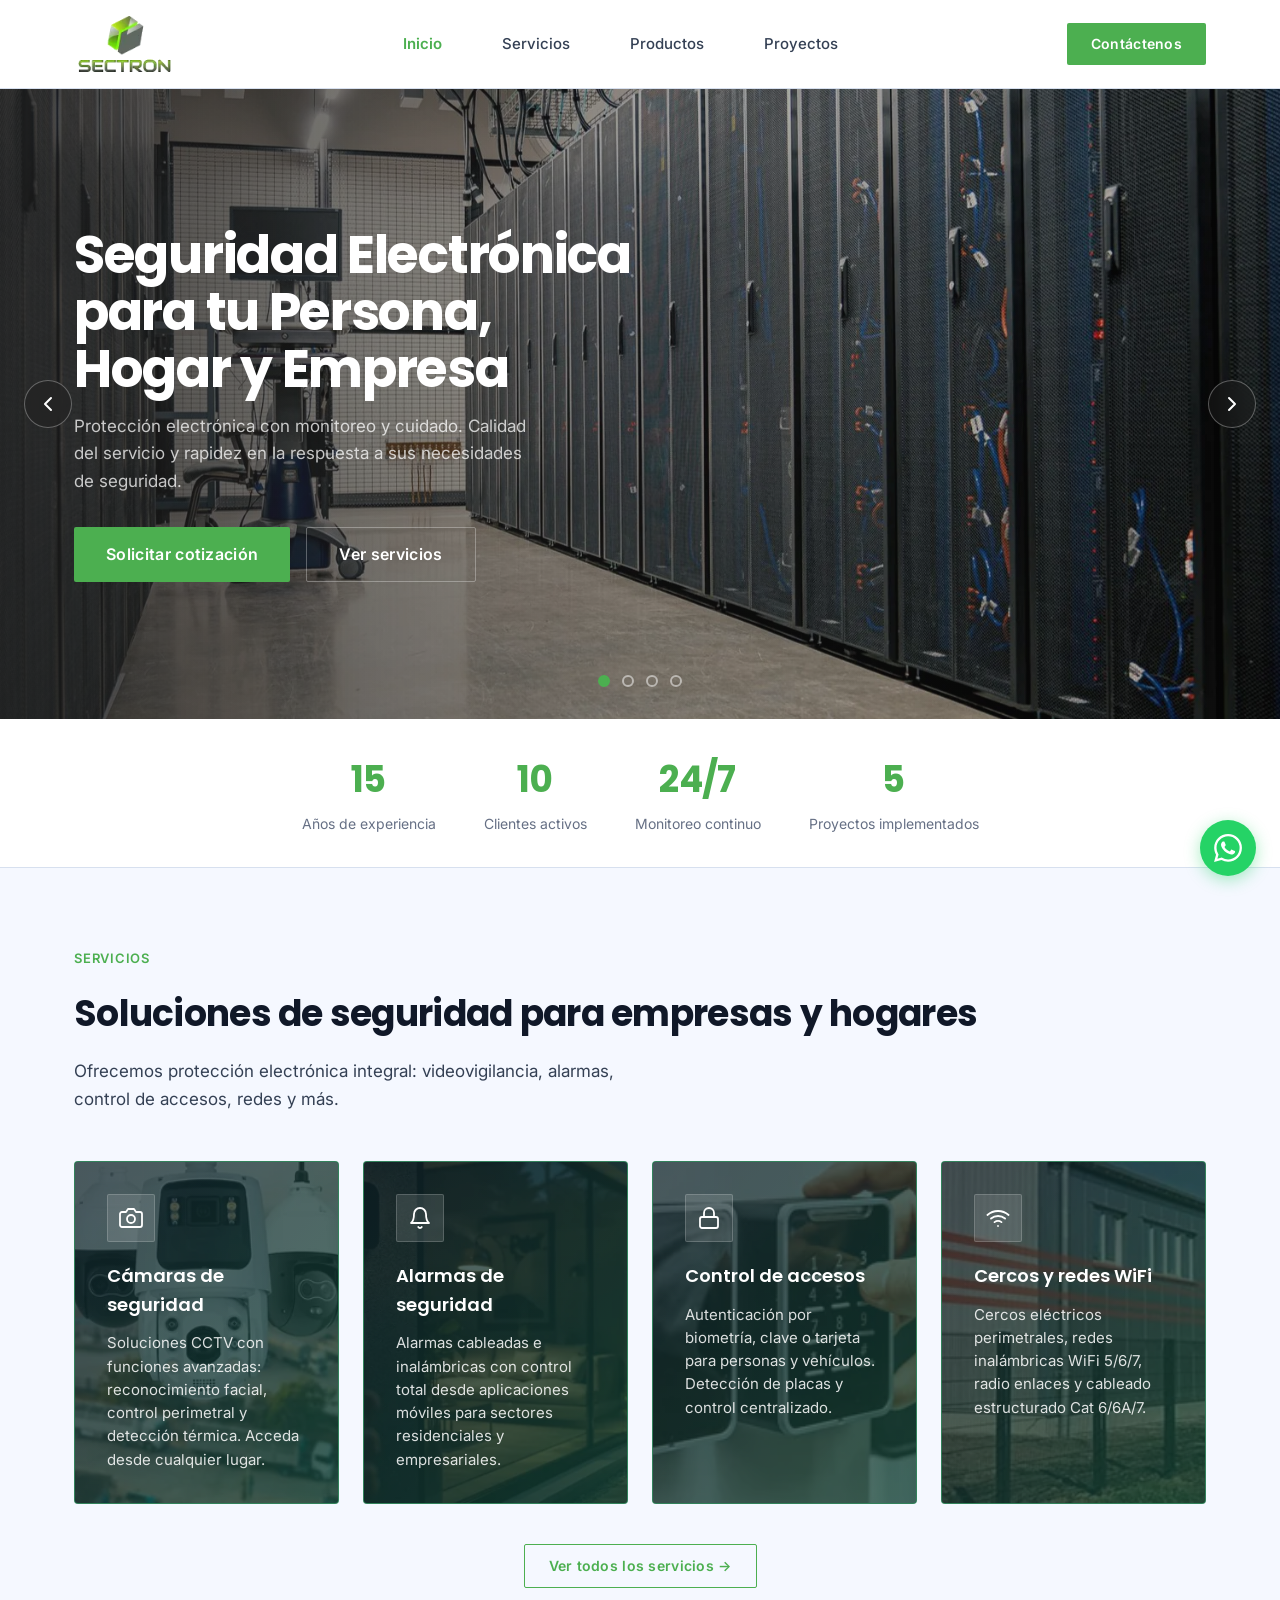
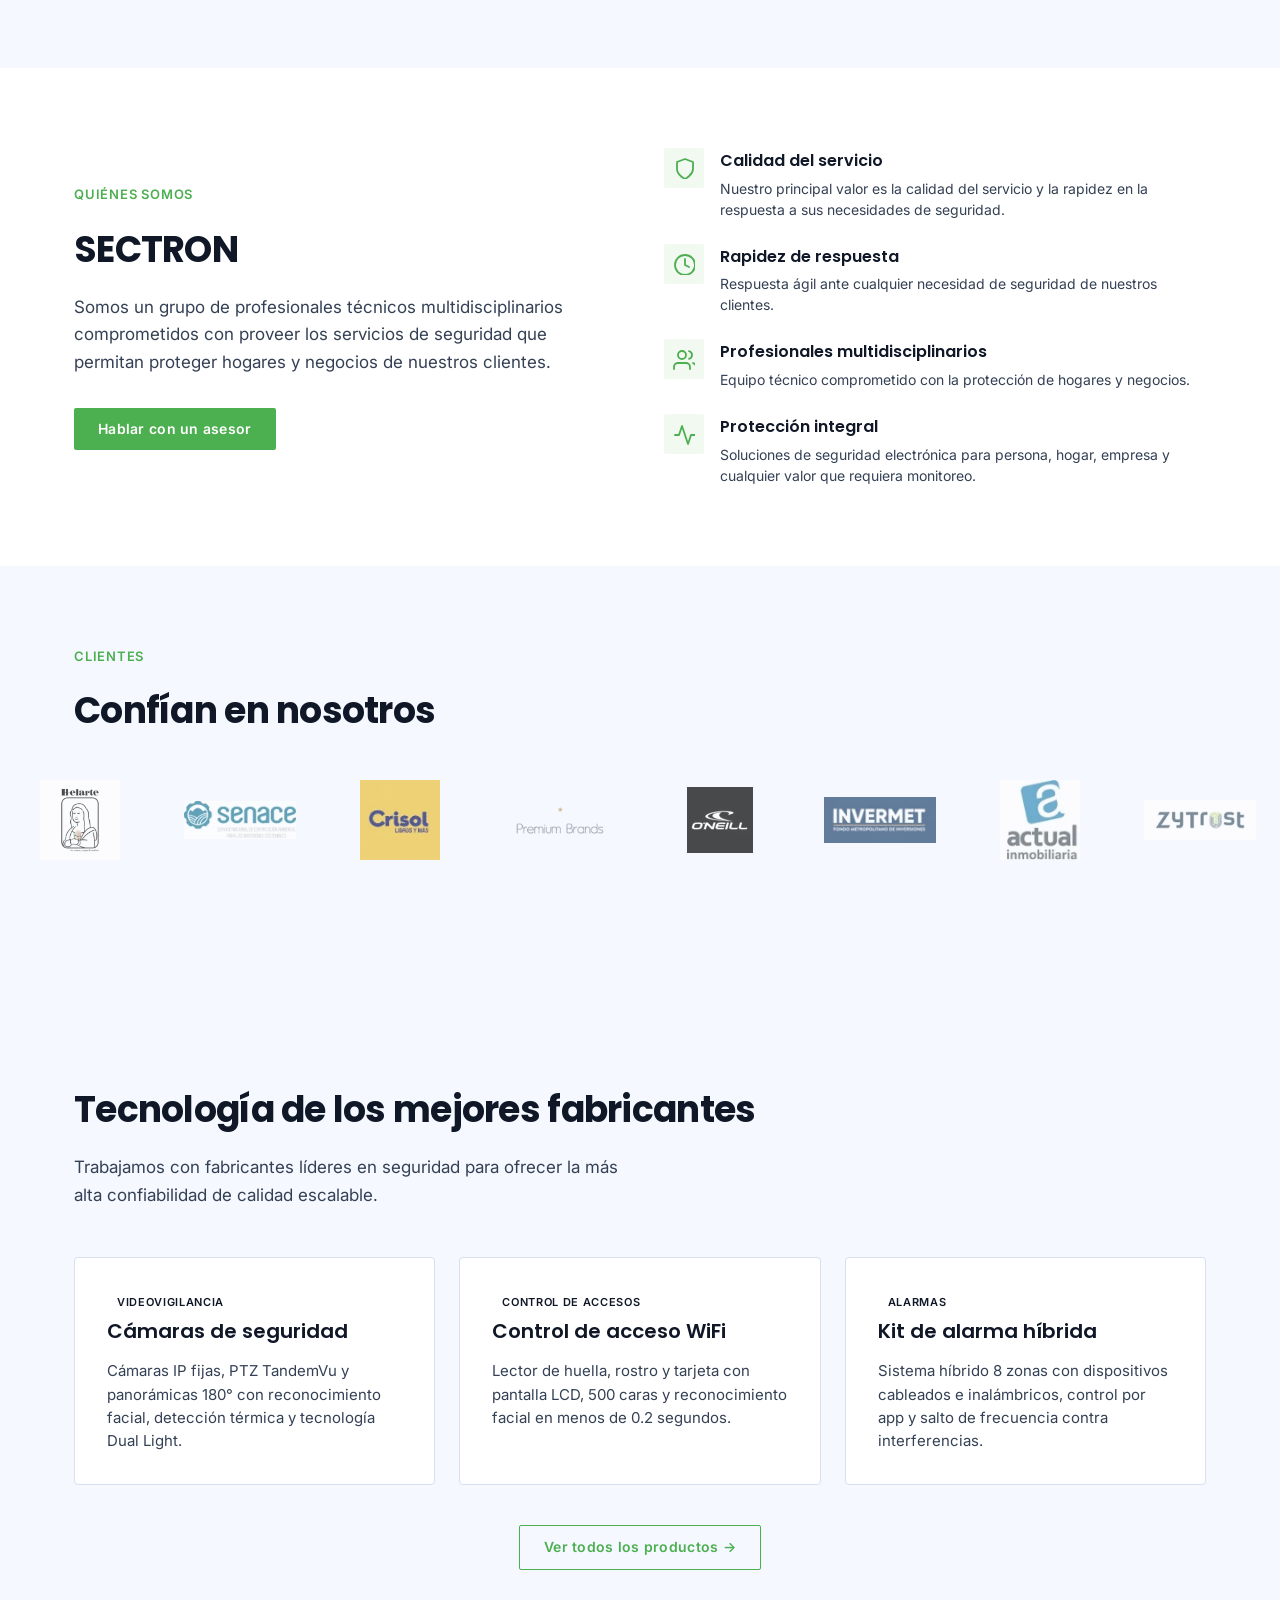
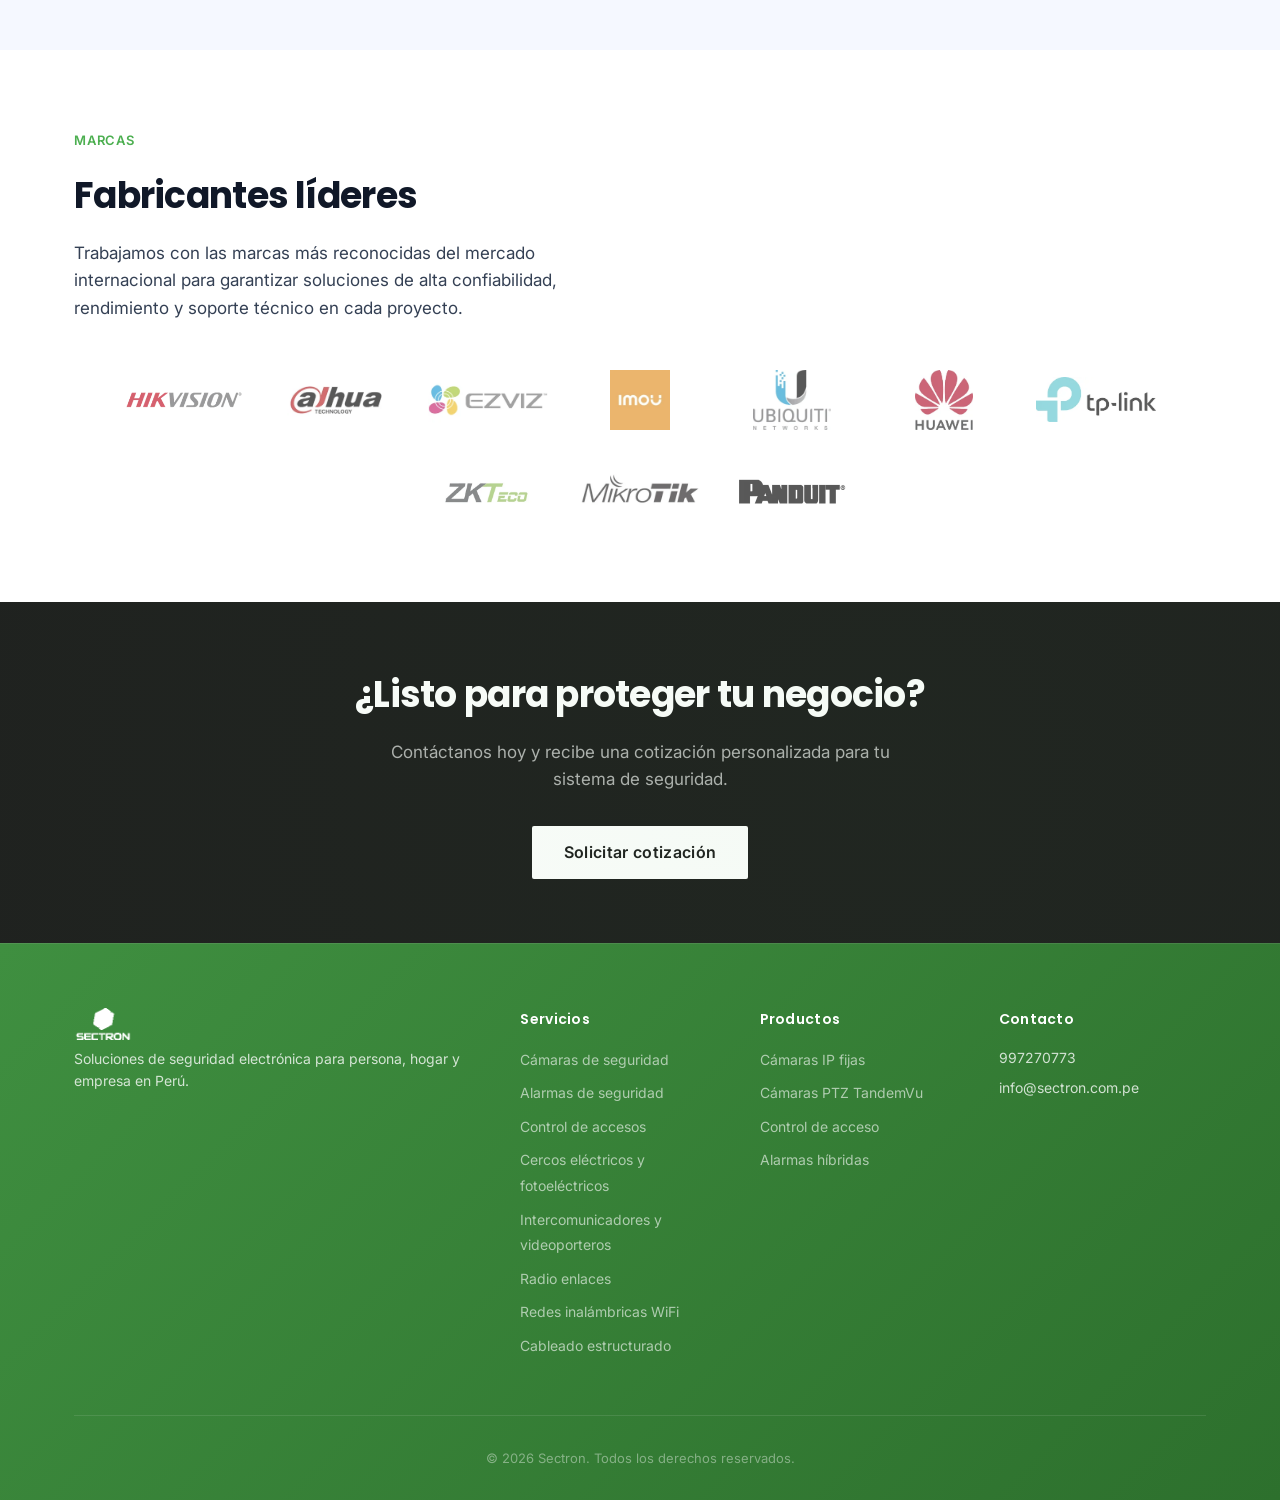
<file: index.html>
<!doctype html>
<html lang="es">
<head>
  <meta charset="utf-8">
  <meta name="viewport" content="width=device-width, initial-scale=1">
  <title>Sectron — Seguridad e IT para tu Empresa y Hogar</title>
  <link rel="icon" type="image/x-icon" href="favicon.ico">
  <link rel="preconnect" href="https://fonts.googleapis.com">
  <link rel="preconnect" href="https://fonts.gstatic.com" crossorigin>
  <link href="https://fonts.googleapis.com/css2?family=Inter:wght@400;500;600&family=Poppins:wght@600;700&display=swap" rel="stylesheet">
  <link rel="stylesheet" href="css/styles.css">
</head>
<body>
  <nav class="nav">
    <div class="container nav-inner">
      <a href="index.html" class="logo"><img src="images/mroc47to-sectron_logo.webp" alt="Sectron"></a>
      <ul class="nav-links">
        <li><a href="index.html" class="active">Inicio</a></li>
        <li><a href="servicios.html">Servicios</a></li>
        <li><a href="productos.html">Productos</a></li>
        <li><a href="proyectos.html">Proyectos</a></li>
      </ul>
      <a href="contacto.html" class="btn btn-primary nav-cta">Contáctenos</a>
      <button class="nav-toggle" aria-label="Menú">
        <span></span><span></span><span></span>
      </button>
    </div>
  </nav>

  <section class="hero-slider" aria-label="Presentación Sectron">
    <!-- Slide 1 -->
    <div class="hero-slide active" data-slide="0">
      <div class="hero-slide-bg" style="background-image:url('images/slide-server.webp');"></div>
      <div class="hero-slide-content">
        <h1>Seguridad Electrónica para tu Persona, Hogar y Empresa</h1>
        <p>Protección electrónica con monitoreo y cuidado. Calidad del servicio y rapidez en la respuesta a sus necesidades de seguridad.</p>
        <div class="btn-group">
          <a href="contacto.html" class="btn btn-primary btn-lg">Solicitar cotización</a>
          <a href="servicios.html" class="btn btn-outline btn-lg" style="border-color:rgba(255,255,255,0.3); color:#fff;">Ver servicios</a>
        </div>
      </div>
    </div>
    <!-- Slide 2 -->
    <div class="hero-slide" data-slide="1">
      <div class="hero-slide-bg bg-right" style="background-image:url('images/camarasdeseguridad.webp');"></div>
      <div class="hero-slide-content">
        <h1>Cámaras de Videovigilancia</h1>
        <p>Soluciones CCTV con tecnologías de punta: reconocimiento facial, control perimetral, detección térmica y acceso remoto 24/7.</p>
        <div class="btn-group">
          <a href="productos.html" class="btn btn-primary btn-lg">Ver productos</a>
          <a href="contacto.html" class="btn btn-outline btn-lg" style="border-color:rgba(255,255,255,0.3); color:#fff;">Cotizar ahora</a>
        </div>
      </div>
    </div>
    <!-- Slide 3 -->
    <div class="hero-slide" data-slide="2">
      <div class="hero-slide-bg" style="background-image:url('images/alarmasdeseguridad.webp');"></div>
      <div class="hero-slide-content">
        <h1>Alarmas y Control de Accesos</h1>
        <p>Alarmas cableadas e inalámbricas con control por app móvil. Control de accesos con biometría, tarjeta y detección de placas.</p>
        <div class="btn-group">
          <a href="servicios.html" class="btn btn-primary btn-lg">Explorar servicios</a>
        </div>
      </div>
    </div>
    <!-- Slide 4 -->
    <div class="hero-slide" data-slide="3">
      <div class="hero-slide-bg bg-right" style="background-image:url('images/wifi.webp');"></div>
      <div class="hero-slide-content">
        <h1>Redes y Cableado Estructurado</h1>
        <p>WiFi 5, 6 y 7, radio enlaces, cableado Cat 6/6A/7. Conectividad inalámbrica y cableada de alta velocidad.</p>
        <div class="btn-group">
          <a href="servicios.html" class="btn btn-primary btn-lg">Ver servicios</a>
          <a href="contacto.html" class="btn btn-outline btn-lg" style="border-color:rgba(255,255,255,0.3); color:#fff;">Hablar con un asesor</a>
        </div>
      </div>
    </div>

    <!-- Navigation -->
    <button class="hero-arrow hero-arrow-prev" aria-label="Slide anterior">
      <svg width="20" height="20" fill="none" stroke="currentColor" stroke-width="2" stroke-linecap="round" stroke-linejoin="round"><polyline points="13 16 7 10 13 4"/></svg>
    </button>
    <button class="hero-arrow hero-arrow-next" aria-label="Slide siguiente">
      <svg width="20" height="20" fill="none" stroke="currentColor" stroke-width="2" stroke-linecap="round" stroke-linejoin="round"><polyline points="7 4 13 10 7 16"/></svg>
    </button>
    <div class="hero-dots">
      <button class="hero-dot active" data-slide="0" aria-label="Slide 1"></button>
      <button class="hero-dot" data-slide="1" aria-label="Slide 2"></button>
      <button class="hero-dot" data-slide="2" aria-label="Slide 3"></button>
      <button class="hero-dot" data-slide="3" aria-label="Slide 4"></button>
    </div>
  </section>

  <script>
    (function() {
      var slides = document.querySelectorAll('.hero-slide');
      var dots = document.querySelectorAll('.hero-dot');
      var prevBtn = document.querySelector('.hero-arrow-prev');
      var nextBtn = document.querySelector('.hero-arrow-next');
      var current = 0;
      var total = slides.length;
      var interval;

      function goTo(idx) {
        slides[current].classList.remove('active');
        dots[current].classList.remove('active');
        current = (idx + total) % total;
        slides[current].classList.add('active');
        dots[current].classList.add('active');
      }

      function next() { goTo(current + 1); }
      function prev() { goTo(current - 1); }

      function startAuto() { interval = setInterval(next, 5000); }
      function stopAuto() { clearInterval(interval); }

      nextBtn.addEventListener('click', function() { stopAuto(); next(); startAuto(); });
      prevBtn.addEventListener('click', function() { stopAuto(); prev(); startAuto(); });
      dots.forEach(function(dot) {
        dot.addEventListener('click', function() {
          stopAuto();
          goTo(parseInt(this.dataset.slide));
          startAuto();
        });
      });

      startAuto();
    })();
  </script>

  <section class="trust-bar">
    <div class="container">
      <div class="trust-grid">
        <div class="trust-item" data-anim="scale-in" style="--i:0">
          <div class="trust-num">15</div>
          <div class="trust-label">Años de experiencia</div>
        </div>
        <div class="trust-item" data-anim="scale-in" style="--i:1">
          <div class="trust-num">10</div>
          <div class="trust-label">Clientes activos</div>
        </div>
        <div class="trust-item" data-anim="scale-in" style="--i:2">
          <div class="trust-num">24/7</div>
          <div class="trust-label">Monitoreo continuo</div>
        </div>
        <div class="trust-item" data-anim="scale-in" style="--i:3">
          <div class="trust-num">5</div>
          <div class="trust-label">Proyectos implementados</div>
        </div>
      </div>
    </div>
  </section>

  <section class="section">
    <div class="container">
      <div class="eyebrow" data-anim="fade-up">Servicios</div>
      <h2 class="section-title" data-anim="fade-up" style="--i:1">Soluciones de seguridad para empresas y hogares</h2>
      <p class="section-desc" data-anim="fade-up" style="--i:2">Ofrecemos protección electrónica integral: videovigilancia, alarmas, control de accesos, redes y más.</p>
      <div class="services-grid">
        <div class="service-card" data-anim="fade-up" style="--i:3">
          <img class="card-bg" src="images/camarasdeseguridad.webp" alt="">
          <div class="service-icon">
            <svg width="24" height="24" fill="none" stroke="currentColor" stroke-width="1.8" stroke-linecap="round" stroke-linejoin="round"><path d="M23 19a2 2 0 01-2 2H3a2 2 0 01-2-2V8a2 2 0 012-2h4l2-3h6l2 3h4a2 2 0 012 2z"/><circle cx="12" cy="13" r="4"/></svg>
          </div>
          <h3>Cámaras de seguridad</h3>
          <p>Soluciones CCTV con funciones avanzadas: reconocimiento facial, control perimetral y detección térmica. Acceda desde cualquier lugar.</p>
        </div>
        <div class="service-card" data-anim="fade-up" style="--i:4">
          <img class="card-bg" src="images/alarmasdeseguridad.webp" alt="">
          <div class="service-icon">
            <svg width="24" height="24" fill="none" stroke="currentColor" stroke-width="1.8" stroke-linecap="round" stroke-linejoin="round"><path d="M18 8A6 6 0 006 8c0 7-3 9-3 9h18s-3-2-3-9"/><path d="M13.73 21a2 2 0 01-3.46 0"/></svg>
          </div>
          <h3>Alarmas de seguridad</h3>
          <p>Alarmas cableadas e inalámbricas con control total desde aplicaciones móviles para sectores residenciales y empresariales.</p>
        </div>
        <div class="service-card" data-anim="fade-up" style="--i:5">
          <img class="card-bg" src="images/controldeaccesos.webp" alt="">
          <div class="service-icon">
            <svg width="24" height="24" fill="none" stroke="currentColor" stroke-width="1.8" stroke-linecap="round" stroke-linejoin="round"><rect x="3" y="11" width="18" height="11" rx="2" ry="2"/><path d="M7 11V7a5 5 0 0110 0v4"/></svg>
          </div>
          <h3>Control de accesos</h3>
          <p>Autenticación por biometría, clave o tarjeta para personas y vehículos. Detección de placas y control centralizado.</p>
        </div>
        <div class="service-card" data-anim="fade-up" style="--i:6">
          <img class="card-bg" src="images/cercoselectricos.webp" alt="">
          <div class="service-icon">
            <svg width="24" height="24" fill="none" stroke="currentColor" stroke-width="1.8" stroke-linecap="round" stroke-linejoin="round"><path d="M5 12.55a11 11 0 0114.08 0"/><path d="M1.42 9a16 16 0 0121.16 0"/><path d="M8.53 16.11a6 6 0 016.95 0"/><line x1="12" y1="20" x2="12.01" y2="20"/></svg>
          </div>
          <h3>Cercos y redes WiFi</h3>
          <p>Cercos eléctricos perimetrales, redes inalámbricas WiFi 5/6/7, radio enlaces y cableado estructurado Cat 6/6A/7.</p>
        </div>
      </div>
      <div style="text-align:center; margin-top:var(--space-10);">
        <a href="servicios.html" class="btn btn-outline">Ver todos los servicios →</a>
      </div>
    </div>
  </section>

  <section class="section section-alt">
    <div class="container">
      <div class="why-grid">
        <div data-anim="slide-left">
          <div class="eyebrow">Quiénes Somos</div>
          <h2 class="section-title">SECTRON</h2>
          <p class="section-desc" style="margin-bottom:var(--space-8);">Somos un grupo de profesionales técnicos multidisciplinarios comprometidos con proveer los servicios de seguridad que permitan proteger hogares y negocios de nuestros clientes.</p>
          <a href="contacto.html" class="btn btn-primary">Hablar con un asesor</a>
        </div>
        <div class="why-features">
          <div class="why-feature" data-anim="slide-right" style="--i:0">
            <div class="why-feature-icon">
              <svg width="22" height="22" fill="none" stroke="currentColor" stroke-width="1.8" stroke-linecap="round" stroke-linejoin="round"><path d="M12 22s8-4 8-10V5l-8-3-8 3v7c0 6 8 10 8 10z"/></svg>
            </div>
            <div>
              <h4>Calidad del servicio</h4>
              <p>Nuestro principal valor es la calidad del servicio y la rapidez en la respuesta a sus necesidades de seguridad.</p>
            </div>
          </div>
          <div class="why-feature" data-anim="slide-right" style="--i:1">
            <div class="why-feature-icon">
              <svg width="22" height="22" fill="none" stroke="currentColor" stroke-width="1.8" stroke-linecap="round" stroke-linejoin="round"><circle cx="12" cy="12" r="10"/><polyline points="12 6 12 12 16 14"/></svg>
            </div>
            <div>
              <h4>Rapidez de respuesta</h4>
              <p>Respuesta ágil ante cualquier necesidad de seguridad de nuestros clientes.</p>
            </div>
          </div>
          <div class="why-feature" data-anim="slide-right" style="--i:2">
            <div class="why-feature-icon">
              <svg width="22" height="22" fill="none" stroke="currentColor" stroke-width="1.8" stroke-linecap="round" stroke-linejoin="round"><path d="M17 21v-2a4 4 0 00-4-4H5a4 4 0 00-4 4v2"/><circle cx="9" cy="7" r="4"/><path d="M23 21v-2a4 4 0 00-3-3.87"/><path d="M16 3.13a4 4 0 010 7.75"/></svg>
            </div>
            <div>
              <h4>Profesionales multidisciplinarios</h4>
              <p>Equipo técnico comprometido con la protección de hogares y negocios.</p>
            </div>
          </div>
          <div class="why-feature" data-anim="slide-right" style="--i:3">
            <div class="why-feature-icon">
              <svg width="22" height="22" fill="none" stroke="currentColor" stroke-width="1.8" stroke-linecap="round" stroke-linejoin="round"><polyline points="22 12 18 12 15 21 9 3 6 12 2 12"/></svg>
            </div>
            <div>
              <h4>Protección integral</h4>
              <p>Soluciones de seguridad electrónica para persona, hogar, empresa y cualquier valor que requiera monitoreo.</p>
            </div>
          </div>
        </div>
      </div>
    </div>
  </section>

  <section class="section">
    <div class="container">
      <div class="eyebrow" data-anim="fade-up">Clientes</div>
      <h2 class="section-title" data-anim="fade-up" style="--i:1">Confían en nosotros</h2>
    </div>
    <div class="carousel" data-anim="fade-up" style="--i:2">
      <div class="carousel-track">
        <div class="carousel-item"><img src="images/clientes/helarte.webp" alt="Helarte"></div>
        <div class="carousel-item"><img src="images/clientes/senace.webp" alt="Senace"></div>
        <div class="carousel-item"><img src="images/clientes/crisol.webp" alt="Crisol"></div>
        <div class="carousel-item"><img src="images/clientes/premiumbrands.webp" alt="Premium Brands"></div>
        <div class="carousel-item"><img src="images/clientes/oneill.webp" alt="O'Neill"></div>
        <div class="carousel-item"><img src="images/clientes/invermet.webp" alt="Invermet"></div>
        <div class="carousel-item"><img src="images/clientes/actualinmobiliaria.webp" alt="Actual Inmobiliaria"></div>
        <div class="carousel-item"><img src="images/clientes/zytrust.webp" alt="Zytrust"></div>
        <div class="carousel-item"><img src="images/clientes/ferreyros.webp" alt="Ferreyros"></div>
        <div class="carousel-item"><img src="images/clientes/bureau.webp" alt="Bureau"></div>
        <div class="carousel-item"><img src="images/clientes/derco.webp" alt="Derco"></div>
        <div class="carousel-item"><img src="images/clientes/metso.webp" alt="Metso"></div>
        <!-- duplicate for seamless loop -->
        <div class="carousel-item"><img src="images/clientes/helarte.webp" alt="Helarte"></div>
        <div class="carousel-item"><img src="images/clientes/senace.webp" alt="Senace"></div>
        <div class="carousel-item"><img src="images/clientes/crisol.webp" alt="Crisol"></div>
        <div class="carousel-item"><img src="images/clientes/premiumbrands.webp" alt="Premium Brands"></div>
        <div class="carousel-item"><img src="images/clientes/oneill.webp" alt="O'Neill"></div>
        <div class="carousel-item"><img src="images/clientes/invermet.webp" alt="Invermet"></div>
        <div class="carousel-item"><img src="images/clientes/actualinmobiliaria.webp" alt="Actual Inmobiliaria"></div>
        <div class="carousel-item"><img src="images/clientes/zytrust.webp" alt="Zytrust"></div>
        <div class="carousel-item"><img src="images/clientes/ferreyros.webp" alt="Ferreyros"></div>
        <div class="carousel-item"><img src="images/clientes/bureau.webp" alt="Bureau"></div>
        <div class="carousel-item"><img src="images/clientes/derco.webp" alt="Derco"></div>
        <div class="carousel-item"><img src="images/clientes/metso.webp" alt="Metso"></div>
      </div>
    </div>
  </section>

  <section class="section">
    <div class="container">
      <div class="eyebrow" data-anim="fade-up">Productos</div>
      <h2 class="section-title" data-anim="fade-up" style="--i:1">Tecnología de los mejores fabricantes</h2>
      <p class="section-desc" data-anim="fade-up" style="--i:2">Trabajamos con fabricantes líderes en seguridad para ofrecer la más alta confiabilidad de calidad escalable.</p>
      <div class="products-grid-preview">
        <div class="product-card" data-anim="fade-up" style="--i:3">
          <div class="product-badge">Videovigilancia</div>
          <h3>Cámaras de seguridad</h3>
          <p>Cámaras IP fijas, PTZ TandemVu y panorámicas 180° con reconocimiento facial, detección térmica y tecnología Dual Light.</p>
        </div>
        <div class="product-card" data-anim="fade-up" style="--i:4">
          <div class="product-badge">Control de Accesos</div>
          <h3>Control de acceso WiFi</h3>
          <p>Lector de huella, rostro y tarjeta con pantalla LCD, 500 caras y reconocimiento facial en menos de 0.2 segundos.</p>
        </div>
        <div class="product-card" data-anim="fade-up" style="--i:5">
          <div class="product-badge">Alarmas</div>
          <h3>Kit de alarma híbrida</h3>
          <p>Sistema híbrido 8 zonas con dispositivos cableados e inalámbricos, control por app y salto de frecuencia contra interferencias.</p>
        </div>
      </div>
      <div style="text-align:center; margin-top:var(--space-10);">
        <a href="productos.html" class="btn btn-outline">Ver todos los productos →</a>
      </div>
    </div>
  </section>

  <section class="section section-alt">
    <div class="container">
      <div class="eyebrow" data-anim="fade-up">Marcas</div>
      <h2 class="section-title" data-anim="fade-up" style="--i:1">Fabricantes líderes</h2>
      <p class="section-desc" data-anim="fade-up" style="--i:2">Trabajamos con las marcas más reconocidas del mercado internacional para garantizar soluciones de alta confiabilidad, rendimiento y soporte técnico en cada proyecto.</p>
      <div class="brands-grid" data-anim="fade-up" style="--i:3">
        <div class="brand-item"><img src="images/marcas/hikvision.webp" alt="Hikvision"></div>
        <div class="brand-item"><img src="images/marcas/alhua.webp" alt="Alhua"></div>
        <div class="brand-item"><img src="images/marcas/ezviz.webp" alt="EZVIZ"></div>
        <div class="brand-item"><img src="images/marcas/imou.webp" alt="IMOU"></div>
        <div class="brand-item"><img src="images/marcas/ubiquiti.webp" alt="Ubiquiti"></div>
        <div class="brand-item"><img src="images/marcas/huawei.webp" alt="Huawei"></div>
        <div class="brand-item"><img src="images/marcas/tplink.webp" alt="TP-Link"></div>
        <div class="brand-item"><img src="images/marcas/zkteco.webp" alt="ZKTeco"></div>
        <div class="brand-item"><img src="images/marcas/mikrotik.webp" alt="MikroTik"></div>
        <div class="brand-item"><img src="images/marcas/panduit.webp" alt="Panduit"></div>
      </div>
    </div>
  </section>

  <section class="cta" data-anim="fade-up">
    <div class="container">
      <h2>¿Listo para proteger tu negocio?</h2>
      <p>Contáctanos hoy y recibe una cotización personalizada para tu sistema de seguridad.</p>
      <a href="contacto.html" class="btn btn-primary btn-lg">Solicitar cotización</a>
    </div>
  </section>

  <footer class="footer">
    <div class="container">
      <div class="footer-grid">
        <div class="footer-brand">
          <img src="images/mroc47to-sectron_logo.webp" alt="Sectron" style="height:32px; filter:brightness(0) invert(1);">
          <p>Soluciones de seguridad electrónica para persona, hogar y empresa en Perú.</p>
        </div>
        <div class="footer-links">
          <h4>Servicios</h4>
          <ul>
            <li><a href="servicios.html">Cámaras de seguridad</a></li>
            <li><a href="servicios.html">Alarmas de seguridad</a></li>
            <li><a href="servicios.html">Control de accesos</a></li>
            <li><a href="servicios.html">Cercos eléctricos y fotoeléctricos</a></li>
            <li><a href="servicios.html">Intercomunicadores y videoporteros</a></li>
            <li><a href="servicios.html">Radio enlaces</a></li>
            <li><a href="servicios.html">Redes inalámbricas WiFi</a></li>
            <li><a href="servicios.html">Cableado estructurado</a></li>
          </ul>
        </div>
        <div class="footer-links">
          <h4>Productos</h4>
          <ul>
            <li><a href="productos.html">Cámaras IP fijas</a></li>
            <li><a href="productos.html">Cámaras PTZ TandemVu</a></li>
            <li><a href="productos.html">Control de acceso</a></li>
            <li><a href="productos.html">Alarmas híbridas</a></li>
          </ul>
        </div>
        <div class="footer-contact">
          <h4>Contacto</h4>
          <p>997270773</p>
          <p>info@sectron.com.pe</p>
        </div>
      </div>
      <div class="footer-bottom">
        <p>&copy; 2026 Sectron. Todos los derechos reservados.</p>
      </div>
    </div>
  </footer>

  <script>
    (function() {
      var observer = new IntersectionObserver(function(entries) {
        entries.forEach(function(entry) {
          if (entry.isIntersecting) {
            entry.target.classList.add('in-view');
            observer.unobserve(entry.target);
          }
        });
      }, { threshold: 0.12, rootMargin: '0px 0px -30px 0px' });
      document.querySelectorAll('[data-anim], .footer').forEach(function(el) { observer.observe(el); });
    })();
  </script>

  <a href="https://wa.me/51997270773" target="_blank" rel="noopener" class="whatsapp-float" aria-label="WhatsApp">
    <svg width="28" height="28" viewBox="0 0 24 24"><path d="M17.472 14.382c-.297-.149-1.758-.867-2.03-.967-.273-.099-.471-.148-.67.15-.197.297-.767.966-.94 1.164-.173.199-.347.223-.644.075-.297-.15-1.255-.463-2.39-1.475-.883-.788-1.48-1.761-1.653-2.059-.173-.297-.018-.458.13-.606.134-.133.298-.347.446-.52.149-.174.198-.298.298-.497.099-.198.05-.371-.025-.52-.075-.149-.669-1.612-.916-2.207-.242-.579-.487-.5-.669-.51l-.57-.01c-.198 0-.52.074-.792.372-.272.297-1.04 1.016-1.04 2.479 0 1.462 1.065 2.875 1.213 3.074.149.198 2.096 3.2 5.077 4.487.709.306 1.262.489 1.694.625.712.227 1.36.195 1.871.118.571-.085 1.758-.719 2.006-1.413.248-.694.248-1.289.173-1.413-.074-.124-.272-.198-.57-.347m-5.421 7.403h-.004a9.87 9.87 0 01-5.031-1.378l-.361-.214-3.741.982.998-3.648-.235-.374a9.86 9.86 0 01-1.51-5.26c.001-5.45 4.436-9.884 9.888-9.884 2.64 0 5.122 1.03 6.988 2.898a9.825 9.825 0 012.893 6.994c-.003 5.45-4.437 9.884-9.885 9.884m8.413-18.297A11.815 11.815 0 0012.05 0C5.495 0 .16 5.335.157 11.892c0 2.096.547 4.142 1.588 5.945L.057 24l6.305-1.654a11.882 11.882 0 005.683 1.448h.005c6.554 0 11.89-5.335 11.893-11.893a11.821 11.821 0 00-3.48-8.413z"/></svg>
  </a>

  <div class="mobile-menu" id="mobileMenu">
    <ul>
      <li><a href="index.html">Inicio</a></li>
      <li><a href="servicios.html">Servicios</a></li>
      <li><a href="productos.html">Productos</a></li>
      <li><a href="proyectos.html">Proyectos</a></li>
      <li><a href="contacto.html" class="mobile-cta">Contáctenos</a></li>
    </ul>
  </div>
  <script>
  (function(){
    var t=document.querySelector('.nav-toggle'),m=document.getElementById('mobileMenu');
    if(t&&m){
      t.addEventListener('click',function(){this.classList.toggle('open');m.classList.toggle('open')});
      m.querySelectorAll('a').forEach(function(a){a.addEventListener('click',function(){t.classList.remove('open');m.classList.remove('open')})});
    }
  })();
  </script>
</body>
</html>
</file>
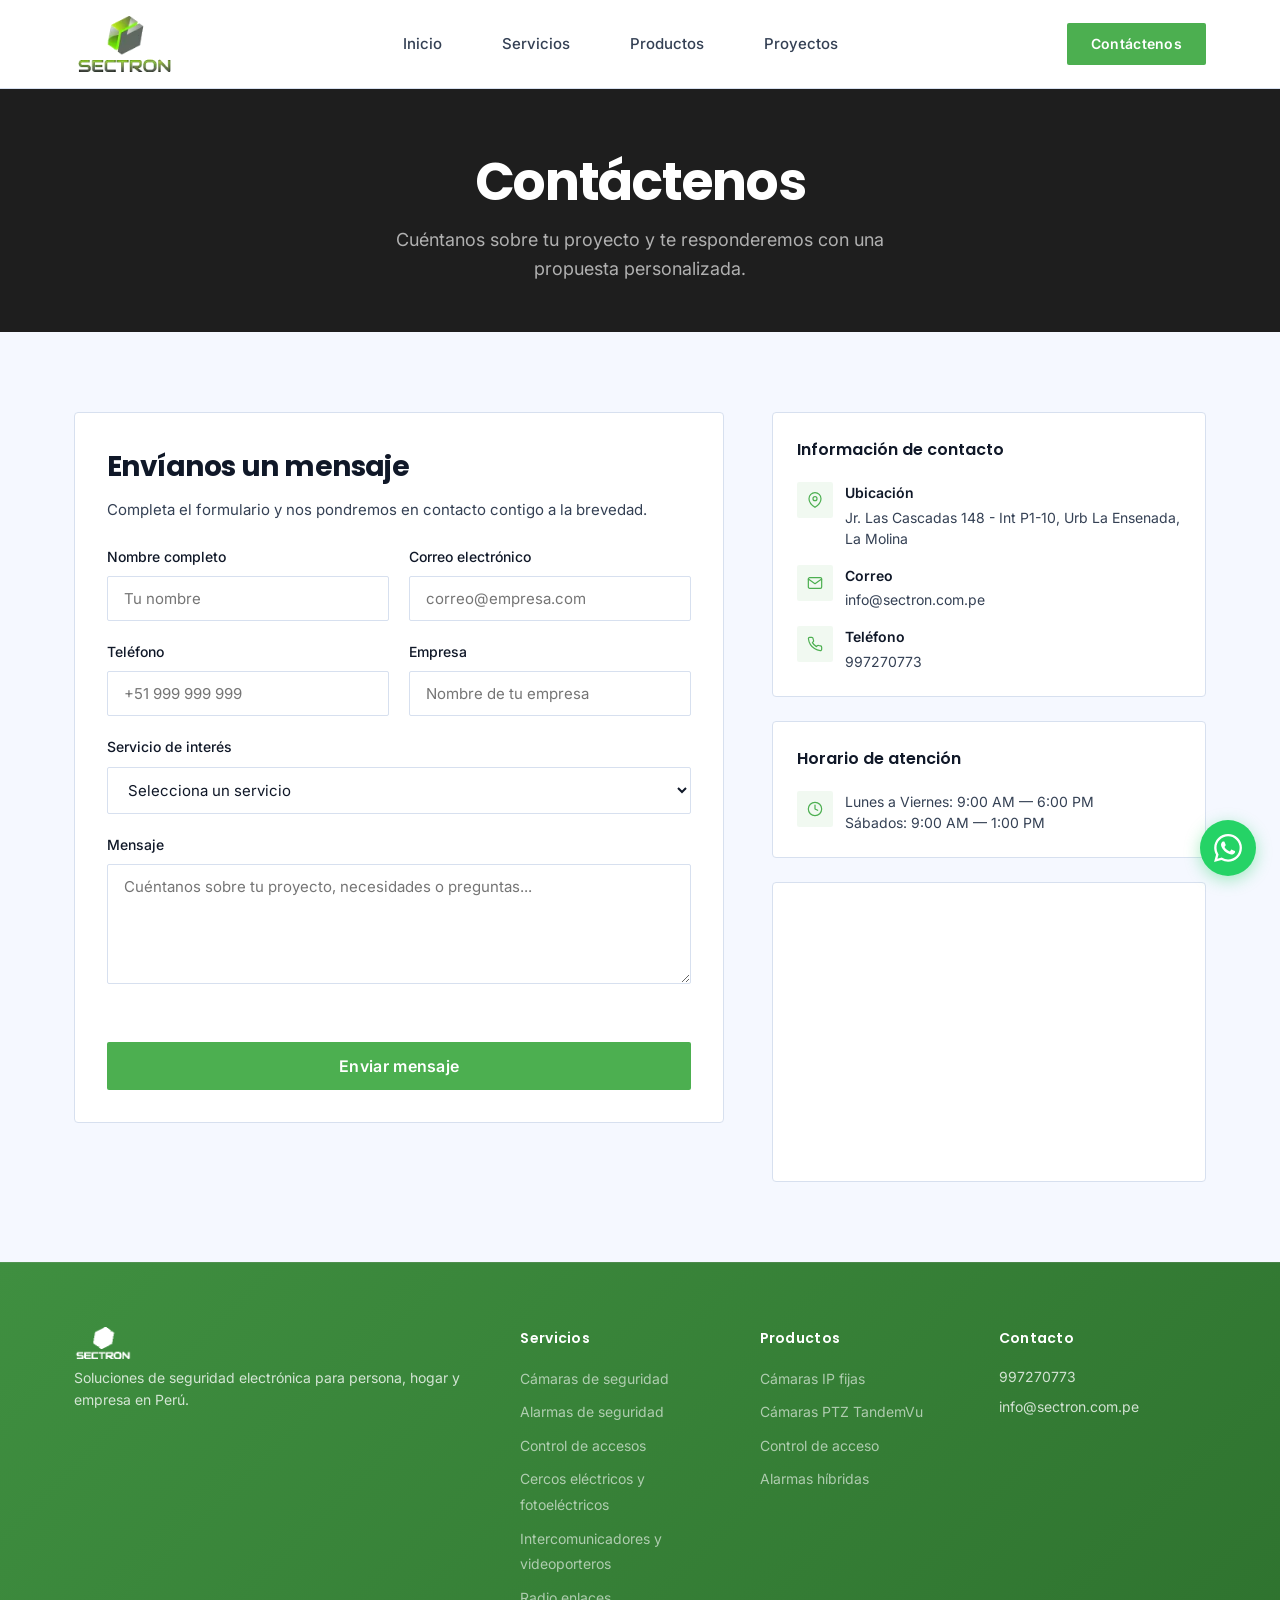
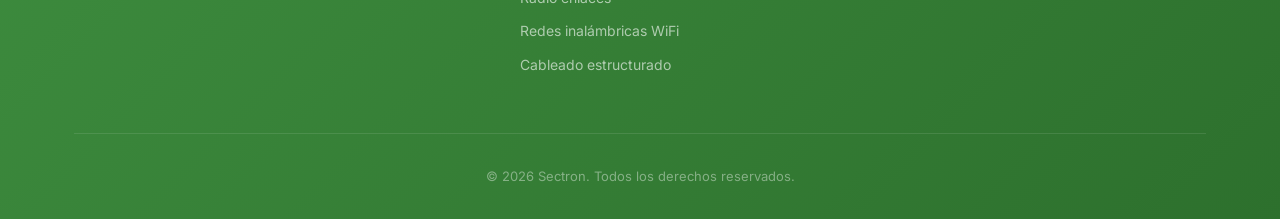
<file: contacto.html>
<!doctype html>
<html lang="es">
<head>
  <meta charset="utf-8">
  <meta name="viewport" content="width=device-width, initial-scale=1">
  <title>Sectron — Contacto</title>
  <link rel="icon" type="image/x-icon" href="favicon.ico">
  <link rel="preconnect" href="https://fonts.googleapis.com">
  <link rel="preconnect" href="https://fonts.gstatic.com" crossorigin>
  <link href="https://fonts.googleapis.com/css2?family=Inter:wght@400;500;600&family=Poppins:wght@600;700&display=swap" rel="stylesheet">
  <link rel="stylesheet" href="css/styles.css">
</head>
<body>
  <nav class="nav">
    <div class="container nav-inner">
      <a href="index.html" class="logo"><img src="images/mroc47to-sectron_logo.webp" alt="Sectron"></a>
      <ul class="nav-links">
        <li><a href="index.html">Inicio</a></li>
        <li><a href="servicios.html">Servicios</a></li>
        <li><a href="productos.html">Productos</a></li>
        <li><a href="proyectos.html">Proyectos</a></li>
      </ul>
      <a href="contacto.html" class="btn btn-primary nav-cta">Contáctenos</a>
      <button class="nav-toggle" aria-label="Menú">
        <span></span><span></span><span></span>
      </button>
    </div>
  </nav>

  <section class="hero">
    <div class="container">
      <h1>Contáctenos</h1>
      <p>Cuéntanos sobre tu proyecto y te responderemos con una propuesta personalizada.</p>
    </div>
  </section>

  <section class="section">
    <div class="container">
      <div class="contact-grid">
        <div class="form-card" data-anim="slide-left">
          <h2>Envíanos un mensaje</h2>
          <p>Completa el formulario y nos pondremos en contacto contigo a la brevedad.</p>
          <form id="contact-form" novalidate>
            <div class="field-row">
              <div class="field">
                <label for="nombre">Nombre completo</label>
                <input type="text" id="nombre" name="name" placeholder="Tu nombre" maxlength="100" required>
              </div>
              <div class="field">
                <label for="email">Correo electrónico</label>
                <input type="email" id="email" name="email" placeholder="correo@empresa.com" maxlength="120" required>
              </div>
            </div>
            <div class="field-row">
              <div class="field">
                <label for="telefono">Teléfono</label>
                <input type="tel" id="telefono" name="phone" placeholder="+51 999 999 999" maxlength="25">
              </div>
              <div class="field">
                <label for="empresa">Empresa</label>
                <input type="text" id="empresa" name="company" placeholder="Nombre de tu empresa" maxlength="120">
              </div>
            </div>
            <div class="field">
              <label for="servicio">Servicio de interés</label>
              <select id="servicio" name="service">
                <option value="">Selecciona un servicio</option>
                <option value="cctv">Cámaras de seguridad (CCTV)</option>
                <option value="alarma">Alarmas de seguridad</option>
                <option value="acceso">Control de accesos</option>
                <option value="perimetral">Cercos eléctricos y fotoeléctricos</option>
                <option value="intercom">Intercomunicadores y videoporteros</option>
                <option value="radio">Radio enlaces</option>
                <option value="wifi">Redes inalámbricas WiFi</option>
                <option value="cableado">Cableado estructurado</option>
                <option value="otro">Otro</option>
              </select>
            </div>
            <div class="field">
              <label for="mensaje">Mensaje</label>
              <textarea id="mensaje" name="message" placeholder="Cuéntanos sobre tu proyecto, necesidades o preguntas..." maxlength="1500" required></textarea>
            </div>
            <div class="field" aria-hidden="true" style="position:absolute;left:-9999px;opacity:0;pointer-events:none;">
              <label for="_honey">No completar</label>
              <input id="_honey" type="text" name="_honey" tabindex="-1" autocomplete="off">
            </div>
            <p id="form-status" role="status" aria-live="polite" style="margin:0 0 16px; font-size:14px; min-height:22px;"></p>
            <button type="submit" class="btn btn-primary btn-lg" style="width:100%;">Enviar mensaje</button>
          </form>
        </div>

        <div class="contact-info">
          <div class="info-block" data-anim="slide-right" style="--i:0">
            <h3>Información de contacto</h3>
            <div class="info-item">
              <div class="info-icon">
                <svg width="16" height="16" viewBox="0 0 24 24" fill="none" stroke="currentColor" stroke-width="1.8" stroke-linecap="round" stroke-linejoin="round"><path d="M21 10c0 7-9 13-9 13s-9-6-9-13a9 9 0 0118 0z"/><circle cx="12" cy="10" r="3"/></svg>
              </div>
              <div class="info-text">
                <h4>Ubicación</h4>
                <p>Jr. Las Cascadas 148 - Int P1-10, Urb La Ensenada, La Molina</p>
              </div>
            </div>
            <div class="info-item">
              <div class="info-icon">
                <svg width="16" height="16" viewBox="0 0 24 24" fill="none" stroke="currentColor" stroke-width="1.8" stroke-linecap="round" stroke-linejoin="round"><path d="M4 4h16c1.1 0 2 .9 2 2v12c0 1.1-.9 2-2 2H4c-1.1 0-2-.9-2-2V6c0-1.1.9-2 2-2z"/><polyline points="22,6 12,13 2,6"/></svg>
              </div>
              <div class="info-text">
                <h4>Correo</h4>
                <p>info@sectron.com.pe</p>
              </div>
            </div>
            <div class="info-item">
              <div class="info-icon">
                <svg width="16" height="16" viewBox="0 0 24 24" fill="none" stroke="currentColor" stroke-width="1.8" stroke-linecap="round" stroke-linejoin="round"><path d="M22 16.92v3a2 2 0 01-2.18 2 19.79 19.79 0 01-8.63-3.07 19.5 19.5 0 01-6-6 19.79 19.79 0 01-3.07-8.67A2 2 0 014.11 2h3a2 2 0 012 1.72 12.84 12.84 0 00.7 2.81 2 2 0 01-.45 2.11L8.09 9.91a16 16 0 006 6l1.27-1.27a2 2 0 012.11-.45 12.84 12.84 0 002.81.7A2 2 0 0122 16.92z"/></svg>
              </div>
              <div class="info-text">
                <h4>Teléfono</h4>
                <p>997270773</p>
              </div>
            </div>
          </div>

          <div class="info-block" data-anim="slide-right" style="--i:1">
            <h3>Horario de atención</h3>
            <div class="info-item">
              <div class="info-icon">
                <svg width="16" height="16" viewBox="0 0 24 24" fill="none" stroke="currentColor" stroke-width="1.8" stroke-linecap="round" stroke-linejoin="round"><circle cx="12" cy="12" r="10"/><polyline points="12 6 12 12 16 14"/></svg>
              </div>
              <div class="info-text">
                <p>Lunes a Viernes: 9:00 AM — 6:00 PM</p>
                <p>Sábados: 9:00 AM — 1:00 PM</p>
              </div>
            </div>
          </div>

          <div class="map-placeholder" style="overflow:hidden; padding:0;">
            <iframe
              title="Mapa de ubicación Sectron"
              src="https://www.google.com/maps?q=Las%20Cascadas%20148,%20La%20Molina%2015024,%20Peru&z=16&output=embed"
              width="100%"
              height="100%"
              style="border:0;"
              loading="lazy"
              referrerpolicy="no-referrer-when-downgrade"
              allowfullscreen>
            </iframe>
          </div>
        </div>
      </div>
    </div>
  </section>

  <footer class="footer">
    <div class="container">
      <div class="footer-grid">
        <div class="footer-brand">
          <img src="images/mroc47to-sectron_logo.webp" alt="Sectron" style="height:32px; filter:brightness(0) invert(1);">
          <p>Soluciones de seguridad electrónica para persona, hogar y empresa en Perú.</p>
        </div>
        <div class="footer-links">
          <h4>Servicios</h4>
          <ul>
            <li><a href="servicios.html">Cámaras de seguridad</a></li>
            <li><a href="servicios.html">Alarmas de seguridad</a></li>
            <li><a href="servicios.html">Control de accesos</a></li>
            <li><a href="servicios.html">Cercos eléctricos y fotoeléctricos</a></li>
            <li><a href="servicios.html">Intercomunicadores y videoporteros</a></li>
            <li><a href="servicios.html">Radio enlaces</a></li>
            <li><a href="servicios.html">Redes inalámbricas WiFi</a></li>
            <li><a href="servicios.html">Cableado estructurado</a></li>
          </ul>
        </div>
        <div class="footer-links">
          <h4>Productos</h4>
          <ul>
            <li><a href="productos.html">Cámaras IP fijas</a></li>
            <li><a href="productos.html">Cámaras PTZ TandemVu</a></li>
            <li><a href="productos.html">Control de acceso</a></li>
            <li><a href="productos.html">Alarmas híbridas</a></li>
          </ul>
        </div>
        <div class="footer-contact">
          <h4>Contacto</h4>
          <p>997270773</p>
          <p>info@sectron.com.pe</p>
        </div>
      </div>
      <div class="footer-bottom">
        <p>&copy; 2026 Sectron. Todos los derechos reservados.</p>
      </div>
    </div>
  </footer>

  <script>
    (function() {
      var observer = new IntersectionObserver(function(entries) {
        entries.forEach(function(entry) {
          if (entry.isIntersecting) {
            entry.target.classList.add('in-view');
            observer.unobserve(entry.target);
          }
        });
      }, { threshold: 0.12, rootMargin: '0px 0px -30px 0px' });
      document.querySelectorAll('[data-anim], .hero, .footer').forEach(function(el) { observer.observe(el); });
    })();
  </script>

  <script>
    (function() {
      var form = document.getElementById('contact-form');
      var btn = form.querySelector('button[type="submit"]');
      var status = document.getElementById('form-status');
      var honeypot = form.querySelector('input[name="_honey"]');
      var lastSubmitAt = 0;
      var emailPattern = /^[^\s@]+@[^\s@]+\.[^\s@]+$/;
      var phonePattern = /^[0-9+()\-\.\s]{7,25}$/;

      function setStatus(message, isError) {
        status.textContent = message;
        status.style.color = isError ? '#b91c1c' : '#166534';
      }

      function cleanText(value, maxLength) {
        return String(value || '')
          .replace(/<[^>]*>/g, '')
          .replace(/[\r\n\t]+/g, ' ')
          .replace(/\s{2,}/g, ' ')
          .trim()
          .slice(0, maxLength || 255);
      }

      form.addEventListener('submit', async function(e) {
        e.preventDefault();

        if (honeypot.value.trim() !== '') {
          setStatus('Solicitud no válida.', true);
          return;
        }

        var now = Date.now();
        if (now - lastSubmitAt < 15000) {
          setStatus('Por favor espera unos segundos antes de enviar otro mensaje.', true);
          return;
        }

        var payload = {
          name: cleanText(form.elements.name.value, 100),
          email: cleanText(form.elements.email.value, 120).toLowerCase(),
          phone: cleanText(form.elements.phone.value, 25),
          company: cleanText(form.elements.company.value, 120),
          service: cleanText(form.elements.service.value, 80),
          message: cleanText(form.elements.message.value, 1500)
        };

        if (!payload.name || !payload.email || !payload.message) {
          setStatus('Completa nombre, correo y mensaje.', true);
          return;
        }

        if (!emailPattern.test(payload.email)) {
          setStatus('Introduce un correo electrónico válido.', true);
          return;
        }

        if (payload.phone && !phonePattern.test(payload.phone)) {
          setStatus('Introduce un teléfono válido.', true);
          return;
        }

        btn.disabled = true;
        btn.textContent = 'Enviando...';
        setStatus('Enviando tu mensaje...', false);

        try {
          var response = await fetch('https://formsubmit.co/ajax/info@sectron.com.pe', {
            method: 'POST',
            headers: {
              'Content-Type': 'application/json',
              'Accept': 'application/json'
            },
            body: JSON.stringify({
              name: payload.name,
              email: payload.email,
              phone: payload.phone,
              company: payload.company,
              service: payload.service,
              message: payload.message,
              _subject: 'Nuevo mensaje de contacto - Sectron',
              _replyto: payload.email,
              _captcha: 'true'
            })
          });

          if (!response.ok) {
            throw new Error('No se pudo enviar');
          }

          var result = await response.json();
          if (result && result.success) {
            setStatus('Mensaje enviado correctamente. Te responderemos pronto.', false);
            form.reset();
            lastSubmitAt = Date.now();
          } else {
            throw new Error('Respuesta inválida');
          }
        } catch (error) {
          setStatus('No se pudo enviar el mensaje en este momento. Inténtalo nuevamente.', true);
        } finally {
          btn.disabled = false;
          btn.textContent = 'Enviar mensaje';
        }
      });
    })();
  </script>
  <a href="https://wa.me/51997270773" target="_blank" rel="noopener" class="whatsapp-float" aria-label="WhatsApp">
    <svg width="28" height="28" viewBox="0 0 24 24"><path d="M17.472 14.382c-.297-.149-1.758-.867-2.03-.967-.273-.099-.471-.148-.67.15-.197.297-.767.966-.94 1.164-.173.199-.347.223-.644.075-.297-.15-1.255-.463-2.39-1.475-.883-.788-1.48-1.761-1.653-2.059-.173-.297-.018-.458.13-.606.134-.133.298-.347.446-.52.149-.174.198-.298.298-.497.099-.198.05-.371-.025-.52-.075-.149-.669-1.612-.916-2.207-.242-.579-.487-.5-.669-.51l-.57-.01c-.198 0-.52.074-.792.372-.272.297-1.04 1.016-1.04 2.479 0 1.462 1.065 2.875 1.213 3.074.149.198 2.096 3.2 5.077 4.487.709.306 1.262.489 1.694.625.712.227 1.36.195 1.871.118.571-.085 1.758-.719 2.006-1.413.248-.694.248-1.289.173-1.413-.074-.124-.272-.198-.57-.347m-5.421 7.403h-.004a9.87 9.87 0 01-5.031-1.378l-.361-.214-3.741.982.998-3.648-.235-.374a9.86 9.86 0 01-1.51-5.26c.001-5.45 4.436-9.884 9.888-9.884 2.64 0 5.122 1.03 6.988 2.898a9.825 9.825 0 012.893 6.994c-.003 5.45-4.437 9.884-9.885 9.884m8.413-18.297A11.815 11.815 0 0012.05 0C5.495 0 .16 5.335.157 11.892c0 2.096.547 4.142 1.588 5.945L.057 24l6.305-1.654a11.882 11.882 0 005.683 1.448h.005c6.554 0 11.89-5.335 11.893-11.893a11.821 11.821 0 00-3.48-8.413z"/></svg>
  </a>
  <div class="mobile-menu" id="mobileMenu">
    <ul>
      <li><a href="index.html">Inicio</a></li>
      <li><a href="servicios.html">Servicios</a></li>
      <li><a href="productos.html">Productos</a></li>
      <li><a href="proyectos.html">Proyectos</a></li>
      <li><a href="contacto.html" class="mobile-cta">Contáctenos</a></li>
    </ul>
  </div>
  <script>
  (function(){
    var t=document.querySelector('.nav-toggle'),m=document.getElementById('mobileMenu');
    if(t&&m){
      t.addEventListener('click',function(){this.classList.toggle('open');m.classList.toggle('open')});
      m.querySelectorAll('a').forEach(function(a){a.addEventListener('click',function(){t.classList.remove('open');m.classList.remove('open')})});
    }
  })();
  </script>
</body>
</html>
</file>
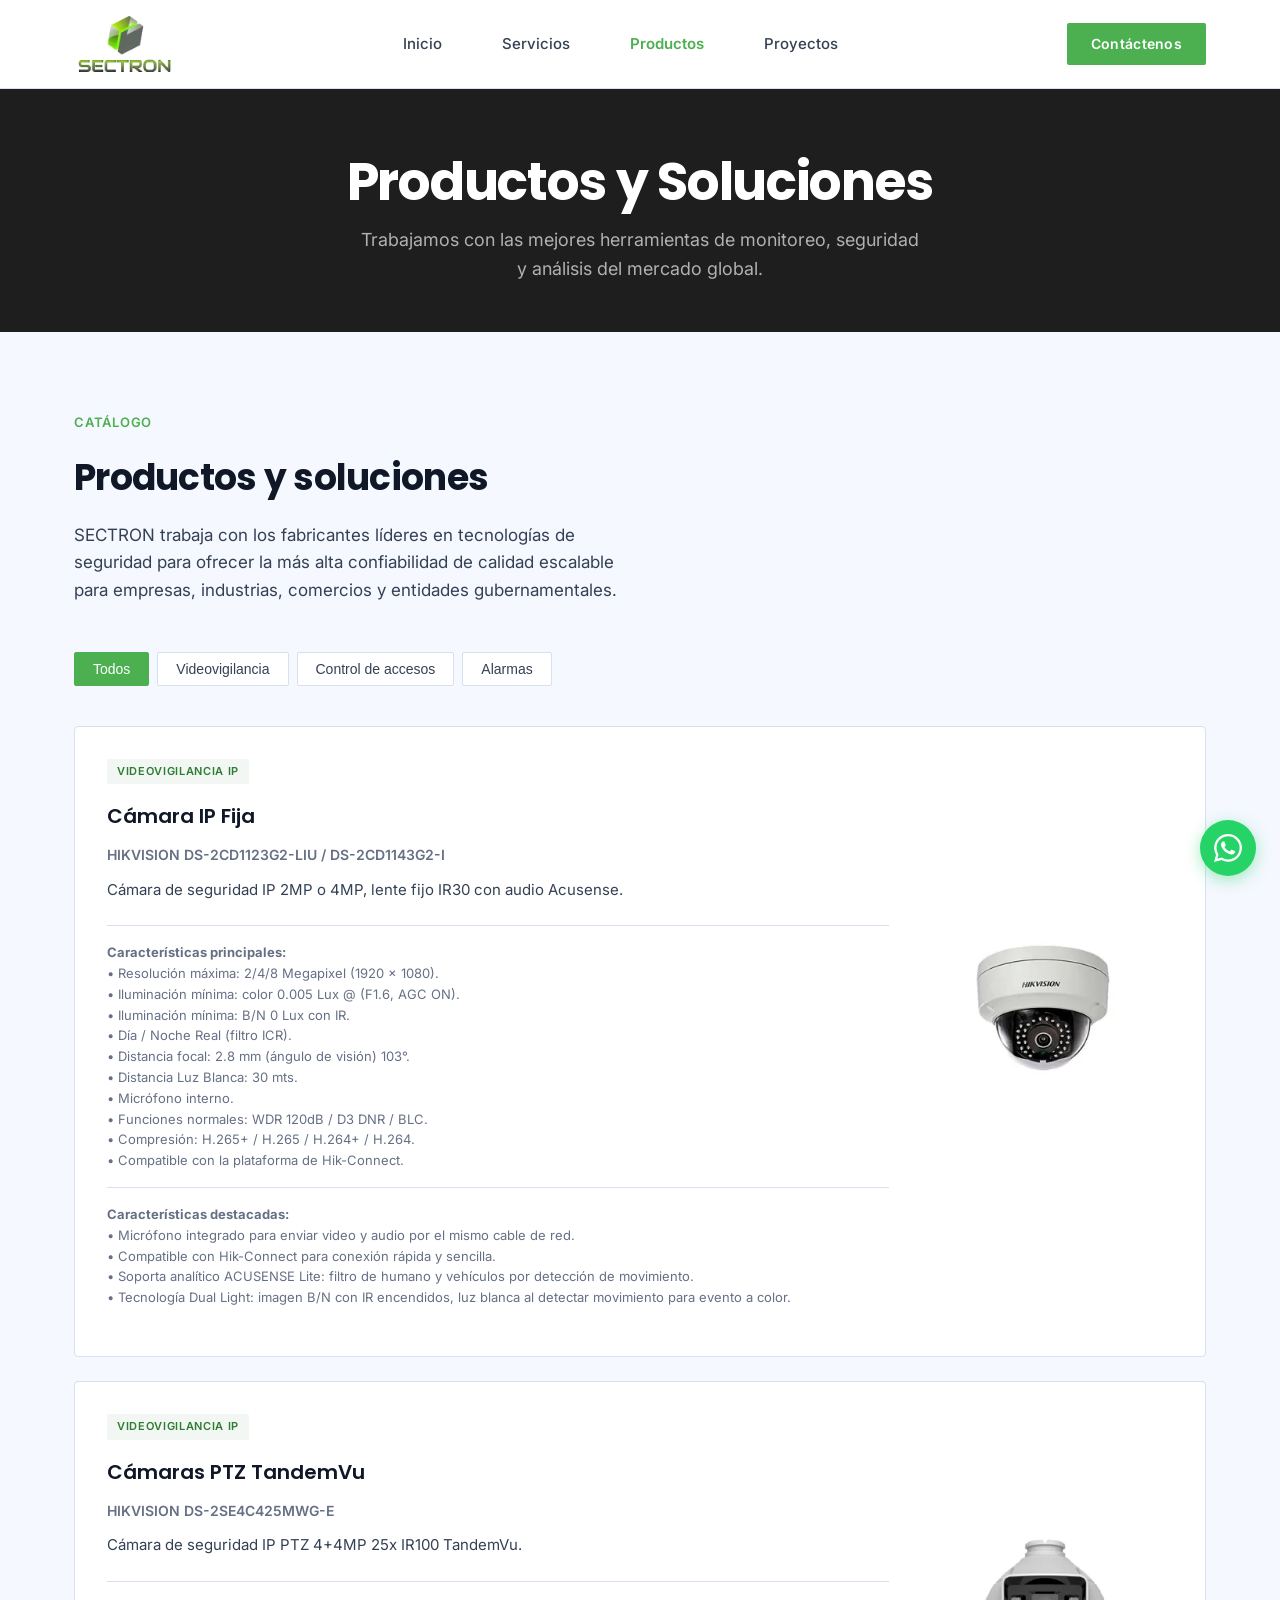
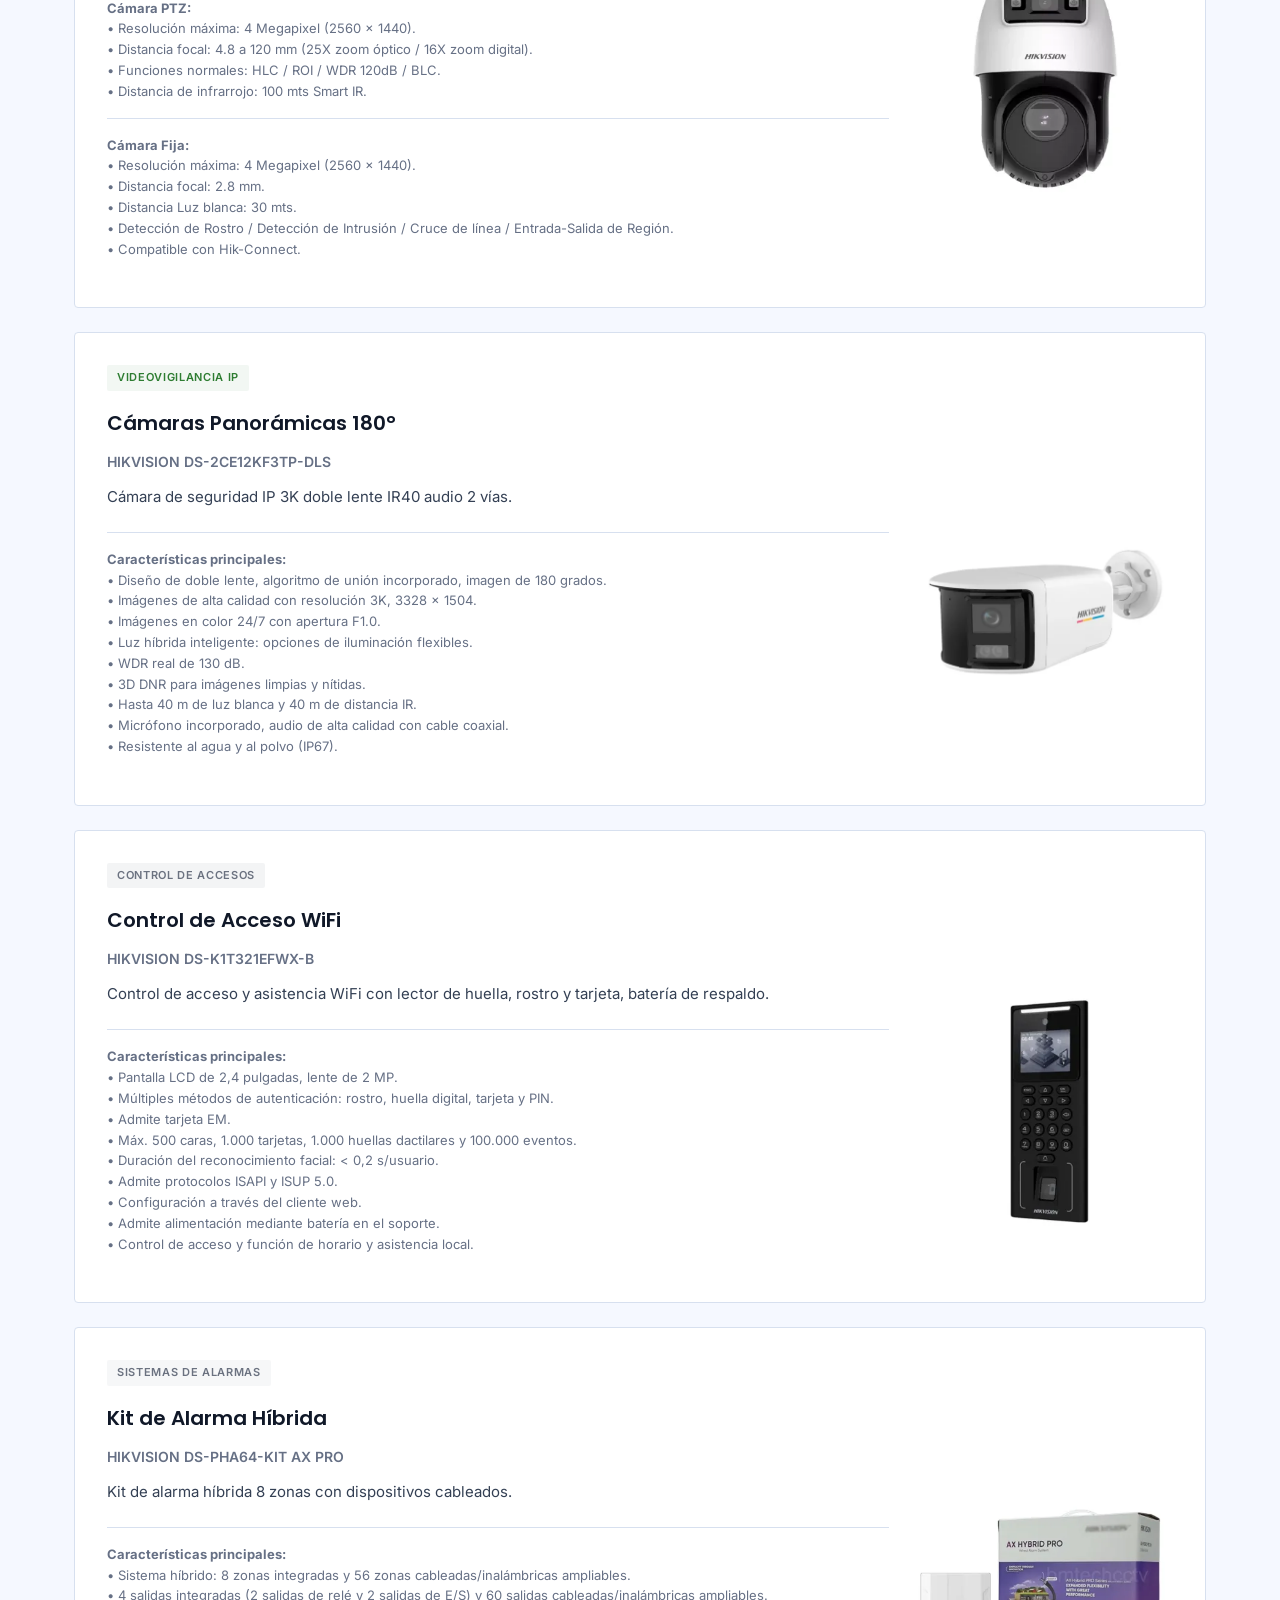
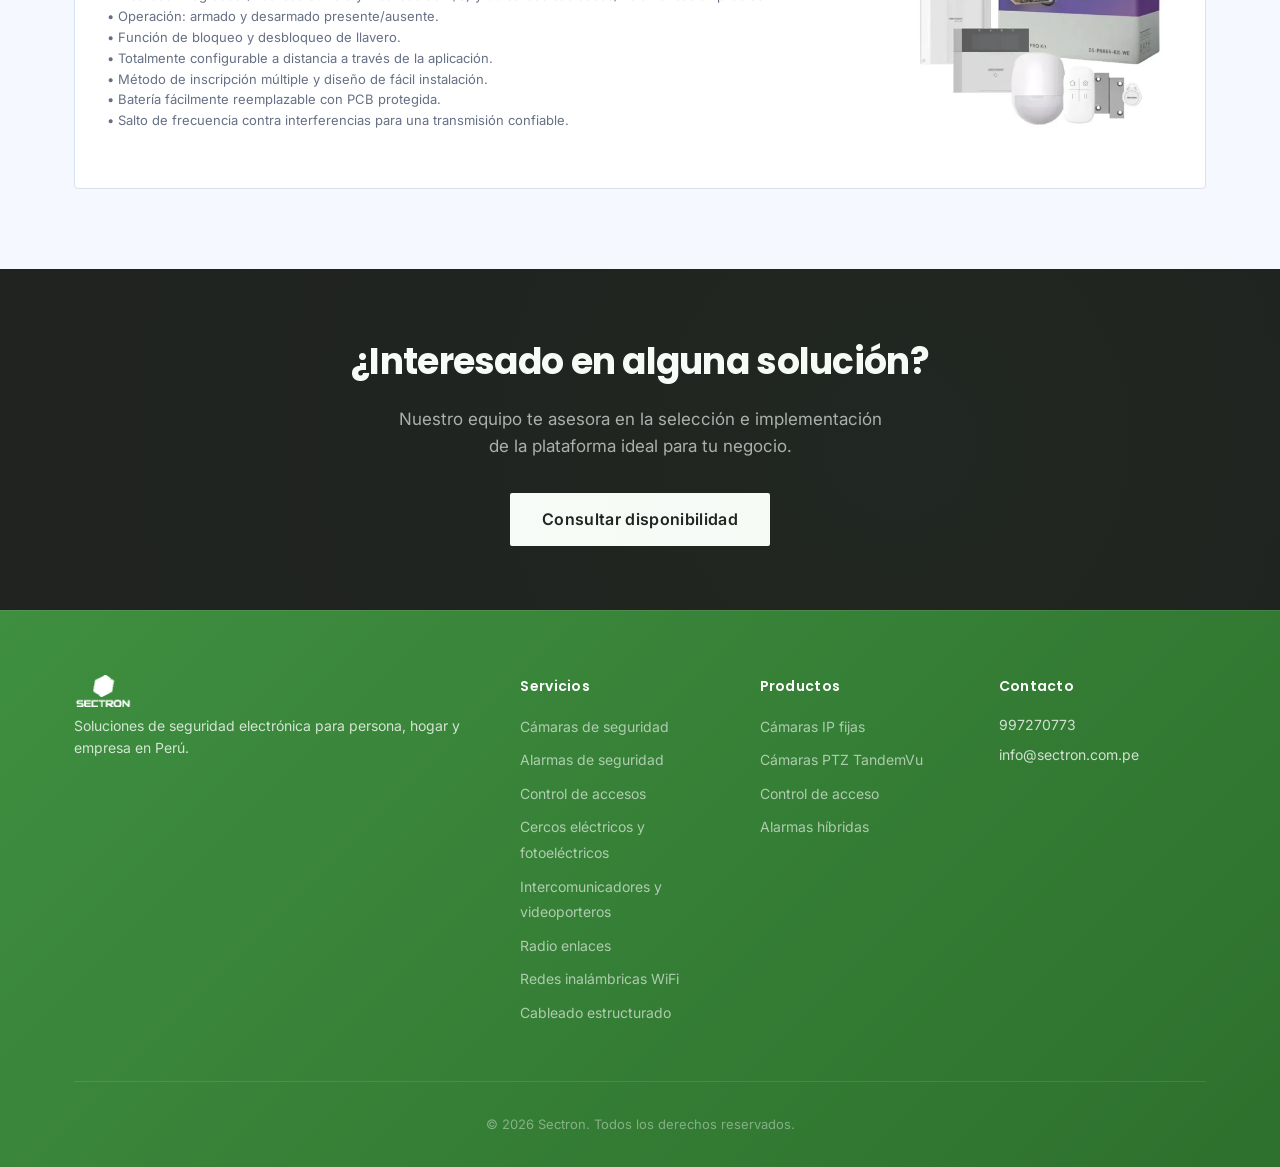
<file: productos.html>
<!doctype html>
<html lang="es">
<head>
  <meta charset="utf-8">
  <meta name="viewport" content="width=device-width, initial-scale=1">
  <title>Sectron — Productos y Soluciones</title>
  <link rel="icon" type="image/x-icon" href="favicon.ico">
  <link rel="preconnect" href="https://fonts.googleapis.com">
  <link rel="preconnect" href="https://fonts.gstatic.com" crossorigin>
  <link href="https://fonts.googleapis.com/css2?family=Inter:wght@400;500;600&family=Poppins:wght@600;700&display=swap" rel="stylesheet">
  <link rel="stylesheet" href="css/styles.css">
</head>
<body>
  <nav class="nav">
    <div class="container nav-inner">
      <a href="index.html" class="logo"><img src="images/mroc47to-sectron_logo.webp" alt="Sectron"></a>
      <ul class="nav-links">
        <li><a href="index.html">Inicio</a></li>
        <li><a href="servicios.html">Servicios</a></li>
        <li><a href="productos.html" class="active">Productos</a></li>
        <li><a href="proyectos.html">Proyectos</a></li>
      </ul>
      <a href="contacto.html" class="btn btn-primary nav-cta">Contáctenos</a>
      <button class="nav-toggle" aria-label="Menú">
        <span></span><span></span><span></span>
      </button>
    </div>
  </nav>

  <section class="hero">
    <div class="container">
      <h1>Productos y Soluciones</h1>
      <p>Trabajamos con las mejores herramientas de monitoreo, seguridad y análisis del mercado global.</p>
    </div>
  </section>

  <section class="section">
    <div class="container">
      <div class="eyebrow" data-anim="fade-up">Catálogo</div>
      <h2 class="section-title" data-anim="fade-up" style="--i:1">Productos y soluciones</h2>
      <p class="section-desc" data-anim="fade-up" style="--i:2">SECTRON trabaja con los fabricantes líderes en tecnologías de seguridad para ofrecer la más alta confiabilidad de calidad escalable para empresas, industrias, comercios y entidades gubernamentales.</p>

      <div class="filter-tabs">
        <button class="filter-tab active" data-filter="all">Todos</button>
        <button class="filter-tab" data-filter="cctv">Videovigilancia</button>
        <button class="filter-tab" data-filter="acceso">Control de accesos</button>
        <button class="filter-tab" data-filter="alarma">Alarmas</button>
      </div>

      <div class="products-grid">
        <div class="product-card" data-category="cctv" data-anim="fade-up" style="--i:0">
          <div class="product-header">
            <span class="product-badge badge-security">Videovigilancia IP</span>
          </div>
          <h3>Cámara IP Fija</h3>
          <p style="margin-bottom:var(--space-3); font-weight:600; font-size:14px; color:var(--muted);">HIKVISION DS-2CD1123G2-LIU / DS-2CD1143G2-I</p>
          <div class="product-body">
            <div>
              <p>Cámara de seguridad IP 2MP o 4MP, lente fijo IR30 con audio Acusense.</p>
              <div class="product-use">
                <strong>Características principales:</strong><br>
                • Resolución máxima: 2/4/8 Megapixel (1920 x 1080).<br>
                • Iluminación mínima: color 0.005 Lux @ (F1.6, AGC ON).<br>
                • Iluminación mínima: B/N 0 Lux con IR.<br>
                • Día / Noche Real (filtro ICR).<br>
                • Distancia focal: 2.8 mm (ángulo de visión) 103°.<br>
                • Distancia Luz Blanca: 30 mts.<br>
                • Micrófono interno.<br>
                • Funciones normales: WDR 120dB / D3 DNR / BLC.<br>
                • Compresión: H.265+ / H.265 / H.264+ / H.264.<br>
                • Compatible con la plataforma de Hik-Connect.
              </div>
              <div class="product-use" style="margin-top:var(--space-4);">
                <strong>Características destacadas:</strong><br>
                • Micrófono integrado para enviar video y audio por el mismo cable de red.<br>
                • Compatible con Hik-Connect para conexión rápida y sencilla.<br>
                • Soporta analítico ACUSENSE Lite: filtro de humano y vehículos por detección de movimiento.<br>
                • Tecnología Dual Light: imagen B/N con IR encendidos, luz blanca al detectar movimiento para evento a color.
              </div>
            </div>
            <img class="product-img" src="images/camaraipfija.webp" alt="Cámara IP Fija Hikvision">
          </div>
        </div>

        <div class="product-card" data-category="cctv" data-anim="fade-up" style="--i:1">
          <div class="product-header">
            <span class="product-badge badge-security">Videovigilancia IP</span>
          </div>
          <h3>Cámaras PTZ TandemVu</h3>
          <p style="margin-bottom:var(--space-3); font-weight:600; font-size:14px; color:var(--muted);">HIKVISION DS-2SE4C425MWG-E</p>
          <div class="product-body">
            <div>
              <p>Cámara de seguridad IP PTZ 4+4MP 25x IR100 TandemVu.</p>
              <div class="product-use">
                <strong>Cámara PTZ:</strong><br>
                • Resolución máxima: 4 Megapixel (2560 x 1440).<br>
                • Distancia focal: 4.8 a 120 mm (25X zoom óptico / 16X zoom digital).<br>
                • Funciones normales: HLC / ROI / WDR 120dB / BLC.<br>
                • Distancia de infrarrojo: 100 mts Smart IR.
              </div>
              <div class="product-use" style="margin-top:var(--space-4);">
                <strong>Cámara Fija:</strong><br>
                • Resolución máxima: 4 Megapixel (2560 x 1440).<br>
                • Distancia focal: 2.8 mm.<br>
                • Distancia Luz blanca: 30 mts.<br>
                • Detección de Rostro / Detección de Intrusión / Cruce de línea / Entrada-Salida de Región.<br>
                • Compatible con Hik-Connect.
              </div>
            </div>
            <img class="product-img" src="images/camaraptztandemvu.webp" alt="Cámara PTZ TandemVu Hikvision">
          </div>
        </div>

        <div class="product-card" data-category="cctv" data-anim="fade-up" style="--i:2">
          <div class="product-header">
            <span class="product-badge badge-security">Videovigilancia IP</span>
          </div>
          <h3>Cámaras Panorámicas 180°</h3>
          <p style="margin-bottom:var(--space-3); font-weight:600; font-size:14px; color:var(--muted);">HIKVISION DS-2CE12KF3TP-DLS</p>
          <div class="product-body">
            <div>
              <p>Cámara de seguridad IP 3K doble lente IR40 audio 2 vías.</p>
              <div class="product-use">
                <strong>Características principales:</strong><br>
                • Diseño de doble lente, algoritmo de unión incorporado, imagen de 180 grados.<br>
                • Imágenes de alta calidad con resolución 3K, 3328 × 1504.<br>
                • Imágenes en color 24/7 con apertura F1.0.<br>
                • Luz híbrida inteligente: opciones de iluminación flexibles.<br>
                • WDR real de 130 dB.<br>
                • 3D DNR para imágenes limpias y nítidas.<br>
                • Hasta 40 m de luz blanca y 40 m de distancia IR.<br>
                • Micrófono incorporado, audio de alta calidad con cable coaxial.<br>
                • Resistente al agua y al polvo (IP67).
              </div>
            </div>
            <img class="product-img" src="images/camarapanoramica.webp" alt="Cámara Panorámica 180° Hikvision">
          </div>
        </div>

        <div class="product-card" data-category="acceso" data-anim="fade-up" style="--i:3">
          <div class="product-header">
            <span class="product-badge badge-monitoring">Control de Accesos</span>
          </div>
          <h3>Control de Acceso WiFi</h3>
          <p style="margin-bottom:var(--space-3); font-weight:600; font-size:14px; color:var(--muted);">HIKVISION DS-K1T321EFWX-B</p>
          <div class="product-body">
            <div>
              <p>Control de acceso y asistencia WiFi con lector de huella, rostro y tarjeta, batería de respaldo.</p>
              <div class="product-use">
                <strong>Características principales:</strong><br>
                • Pantalla LCD de 2,4 pulgadas, lente de 2 MP.<br>
                • Múltiples métodos de autenticación: rostro, huella digital, tarjeta y PIN.<br>
                • Admite tarjeta EM.<br>
                • Máx. 500 caras, 1.000 tarjetas, 1.000 huellas dactilares y 100.000 eventos.<br>
                • Duración del reconocimiento facial: &lt; 0,2 s/usuario.<br>
                • Admite protocolos ISAPI y ISUP 5.0.<br>
                • Configuración a través del cliente web.<br>
                • Admite alimentación mediante batería en el soporte.<br>
                • Control de acceso y función de horario y asistencia local.
              </div>
            </div>
            <img class="product-img" src="images/controldeacceso.webp" alt="Control de Acceso WiFi Hikvision">
          </div>
        </div>

        <div class="product-card" data-category="alarma" data-anim="fade-up" style="--i:4">
          <div class="product-header">
            <span class="product-badge badge-analytics">Sistemas de Alarmas</span>
          </div>
          <h3>Kit de Alarma Híbrida</h3>
          <p style="margin-bottom:var(--space-3); font-weight:600; font-size:14px; color:var(--muted);">HIKVISION DS-PHA64-KIT AX PRO</p>
          <div class="product-body">
            <div>
              <p>Kit de alarma híbrida 8 zonas con dispositivos cableados.</p>
              <div class="product-use">
                <strong>Características principales:</strong><br>
                • Sistema híbrido: 8 zonas integradas y 56 zonas cableadas/inalámbricas ampliables.<br>
                • 4 salidas integradas (2 salidas de relé y 2 salidas de E/S) y 60 salidas cableadas/inalámbricas ampliables.<br>
                • Operación: armado y desarmado presente/ausente.<br>
                • Función de bloqueo y desbloqueo de llavero.<br>
                • Totalmente configurable a distancia a través de la aplicación.<br>
                • Método de inscripción múltiple y diseño de fácil instalación.<br>
                • Batería fácilmente reemplazable con PCB protegida.<br>
                • Salto de frecuencia contra interferencias para una transmisión confiable.
              </div>
            </div>
            <img class="product-img" src="images/sistemadealarmas.webp" alt="Kit de Alarma Híbrida Hikvision">
          </div>
        </div>
      </div>
    </div>
  </section>

  <section class="cta" data-anim="fade-up">
    <div class="container">
      <h2>¿Interesado en alguna solución?</h2>
      <p>Nuestro equipo te asesora en la selección e implementación de la plataforma ideal para tu negocio.</p>
      <a href="contacto.html" class="btn btn-primary btn-lg">Consultar disponibilidad</a>
    </div>
  </section>

  <footer class="footer">
    <div class="container">
      <div class="footer-grid">
        <div class="footer-brand">
          <img src="images/mroc47to-sectron_logo.webp" alt="Sectron" style="height:32px; filter:brightness(0) invert(1);">
          <p>Soluciones de seguridad electrónica para persona, hogar y empresa en Perú.</p>
        </div>
        <div class="footer-links">
          <h4>Servicios</h4>
          <ul>
            <li><a href="servicios.html">Cámaras de seguridad</a></li>
            <li><a href="servicios.html">Alarmas de seguridad</a></li>
            <li><a href="servicios.html">Control de accesos</a></li>
            <li><a href="servicios.html">Cercos eléctricos y fotoeléctricos</a></li>
            <li><a href="servicios.html">Intercomunicadores y videoporteros</a></li>
            <li><a href="servicios.html">Radio enlaces</a></li>
            <li><a href="servicios.html">Redes inalámbricas WiFi</a></li>
            <li><a href="servicios.html">Cableado estructurado</a></li>
          </ul>
        </div>
        <div class="footer-links">
          <h4>Productos</h4>
          <ul>
            <li><a href="productos.html">Cámaras IP fijas</a></li>
            <li><a href="productos.html">Cámaras PTZ TandemVu</a></li>
            <li><a href="productos.html">Control de acceso</a></li>
            <li><a href="productos.html">Alarmas híbridas</a></li>
          </ul>
        </div>
        <div class="footer-contact">
          <h4>Contacto</h4>
          <p>997270773</p>
          <p>info@sectron.com.pe</p>
        </div>
      </div>
      <div class="footer-bottom">
        <p>&copy; 2026 Sectron. Todos los derechos reservados.</p>
      </div>
    </div>
  </footer>

  <script>
    (function() {
      var observer = new IntersectionObserver(function(entries) {
        entries.forEach(function(entry) {
          if (entry.isIntersecting) {
            entry.target.classList.add('in-view');
            observer.unobserve(entry.target);
          }
        });
      }, { threshold: 0.12, rootMargin: '0px 0px -30px 0px' });
      document.querySelectorAll('[data-anim], .hero, .footer').forEach(function(el) { observer.observe(el); });
    })();
  </script>

  <script>
    document.querySelectorAll('.filter-tab').forEach(function(tab) {
      tab.addEventListener('click', function() {
        document.querySelectorAll('.filter-tab').forEach(function(t) { t.classList.remove('active'); });
        tab.classList.add('active');
        var filter = tab.getAttribute('data-filter');
        document.querySelectorAll('.product-card').forEach(function(card) {
          if (filter === 'all' || card.getAttribute('data-category') === filter) {
            card.style.display = '';
          } else {
            card.style.display = 'none';
          }
        });
      });
    });
  </script>
  <a href="https://wa.me/51997270773" target="_blank" rel="noopener" class="whatsapp-float" aria-label="WhatsApp">
    <svg width="28" height="28" viewBox="0 0 24 24"><path d="M17.472 14.382c-.297-.149-1.758-.867-2.03-.967-.273-.099-.471-.148-.67.15-.197.297-.767.966-.94 1.164-.173.199-.347.223-.644.075-.297-.15-1.255-.463-2.39-1.475-.883-.788-1.48-1.761-1.653-2.059-.173-.297-.018-.458.13-.606.134-.133.298-.347.446-.52.149-.174.198-.298.298-.497.099-.198.05-.371-.025-.52-.075-.149-.669-1.612-.916-2.207-.242-.579-.487-.5-.669-.51l-.57-.01c-.198 0-.52.074-.792.372-.272.297-1.04 1.016-1.04 2.479 0 1.462 1.065 2.875 1.213 3.074.149.198 2.096 3.2 5.077 4.487.709.306 1.262.489 1.694.625.712.227 1.36.195 1.871.118.571-.085 1.758-.719 2.006-1.413.248-.694.248-1.289.173-1.413-.074-.124-.272-.198-.57-.347m-5.421 7.403h-.004a9.87 9.87 0 01-5.031-1.378l-.361-.214-3.741.982.998-3.648-.235-.374a9.86 9.86 0 01-1.51-5.26c.001-5.45 4.436-9.884 9.888-9.884 2.64 0 5.122 1.03 6.988 2.898a9.825 9.825 0 012.893 6.994c-.003 5.45-4.437 9.884-9.885 9.884m8.413-18.297A11.815 11.815 0 0012.05 0C5.495 0 .16 5.335.157 11.892c0 2.096.547 4.142 1.588 5.945L.057 24l6.305-1.654a11.882 11.882 0 005.683 1.448h.005c6.554 0 11.89-5.335 11.893-11.893a11.821 11.821 0 00-3.48-8.413z"/></svg>
  </a>
  <div class="mobile-menu" id="mobileMenu">
    <ul>
      <li><a href="index.html">Inicio</a></li>
      <li><a href="servicios.html">Servicios</a></li>
      <li><a href="productos.html">Productos</a></li>
      <li><a href="proyectos.html">Proyectos</a></li>
      <li><a href="contacto.html" class="mobile-cta">Contáctenos</a></li>
    </ul>
  </div>
  <script>
  (function(){
    var t=document.querySelector('.nav-toggle'),m=document.getElementById('mobileMenu');
    if(t&&m){
      t.addEventListener('click',function(){this.classList.toggle('open');m.classList.toggle('open')});
      m.querySelectorAll('a').forEach(function(a){a.addEventListener('click',function(){t.classList.remove('open');m.classList.remove('open')})});
    }
  })();
  </script>
</body>
</html>
</file>
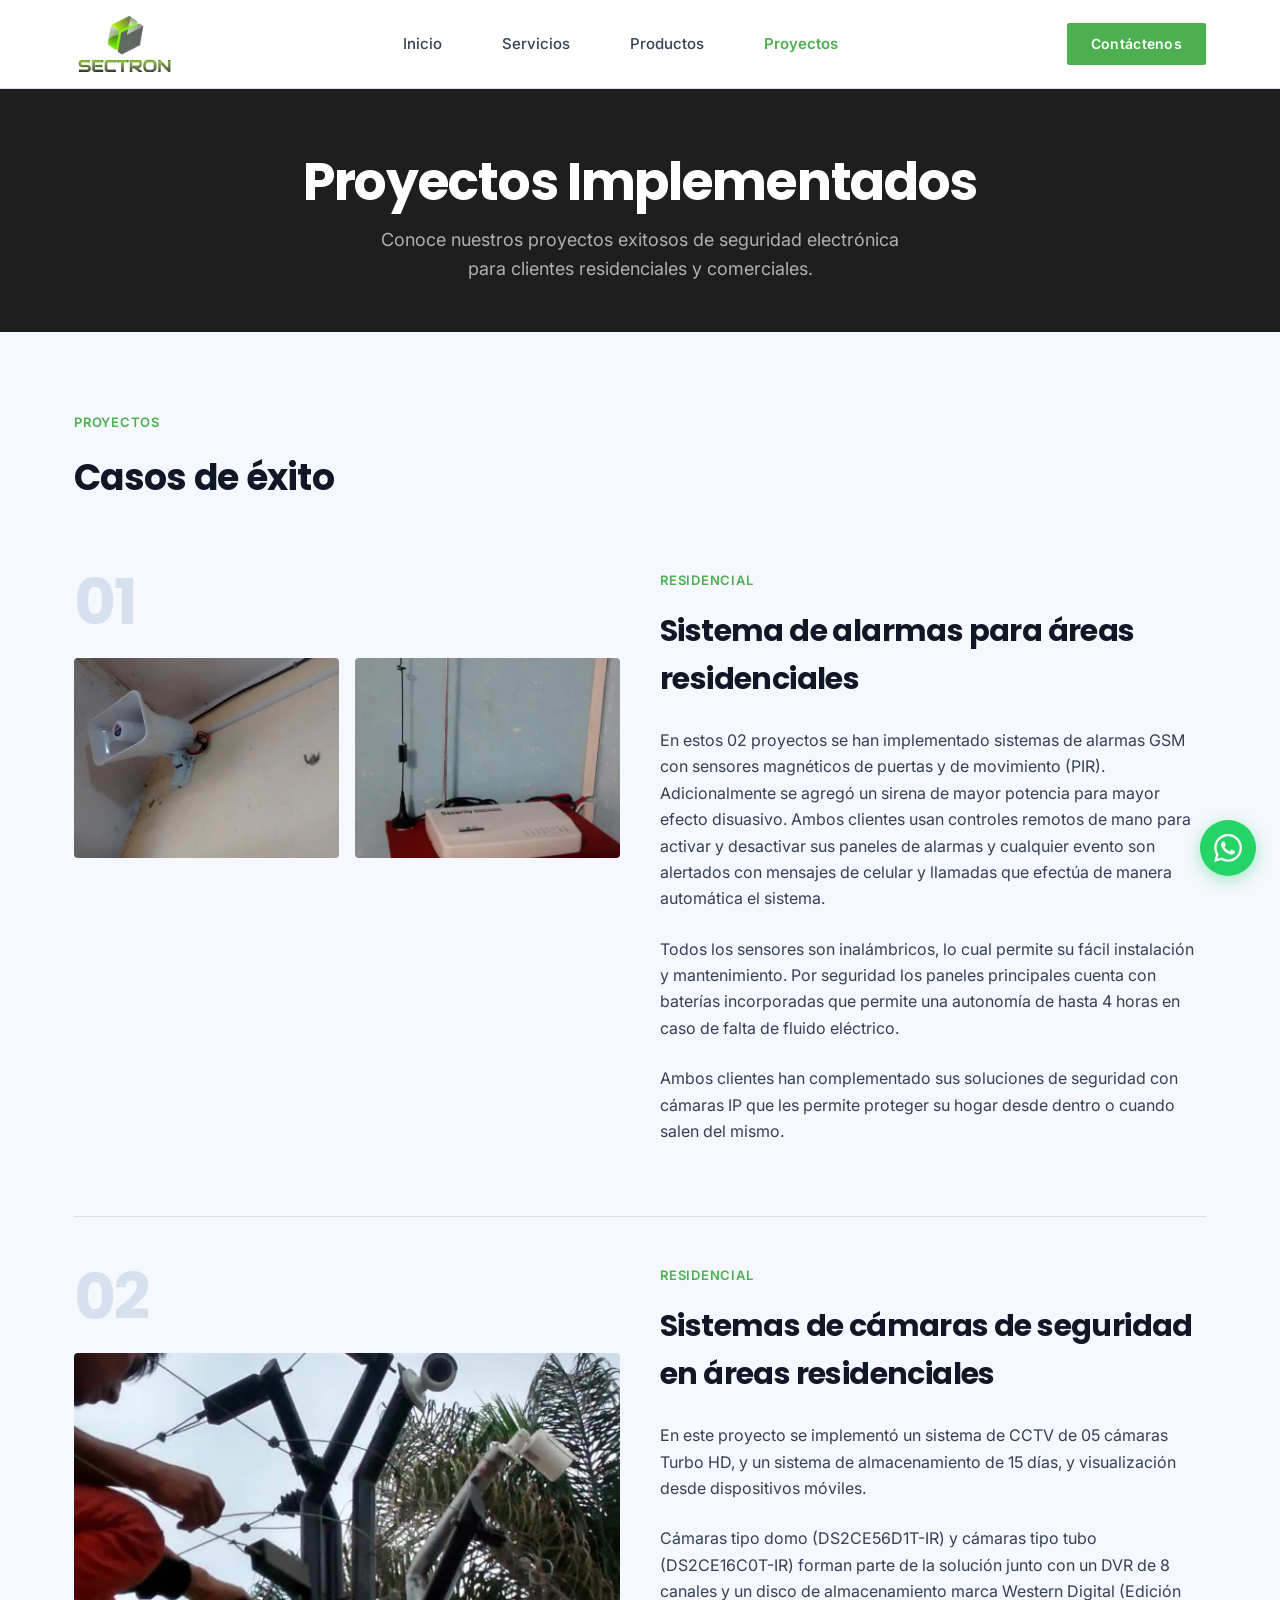
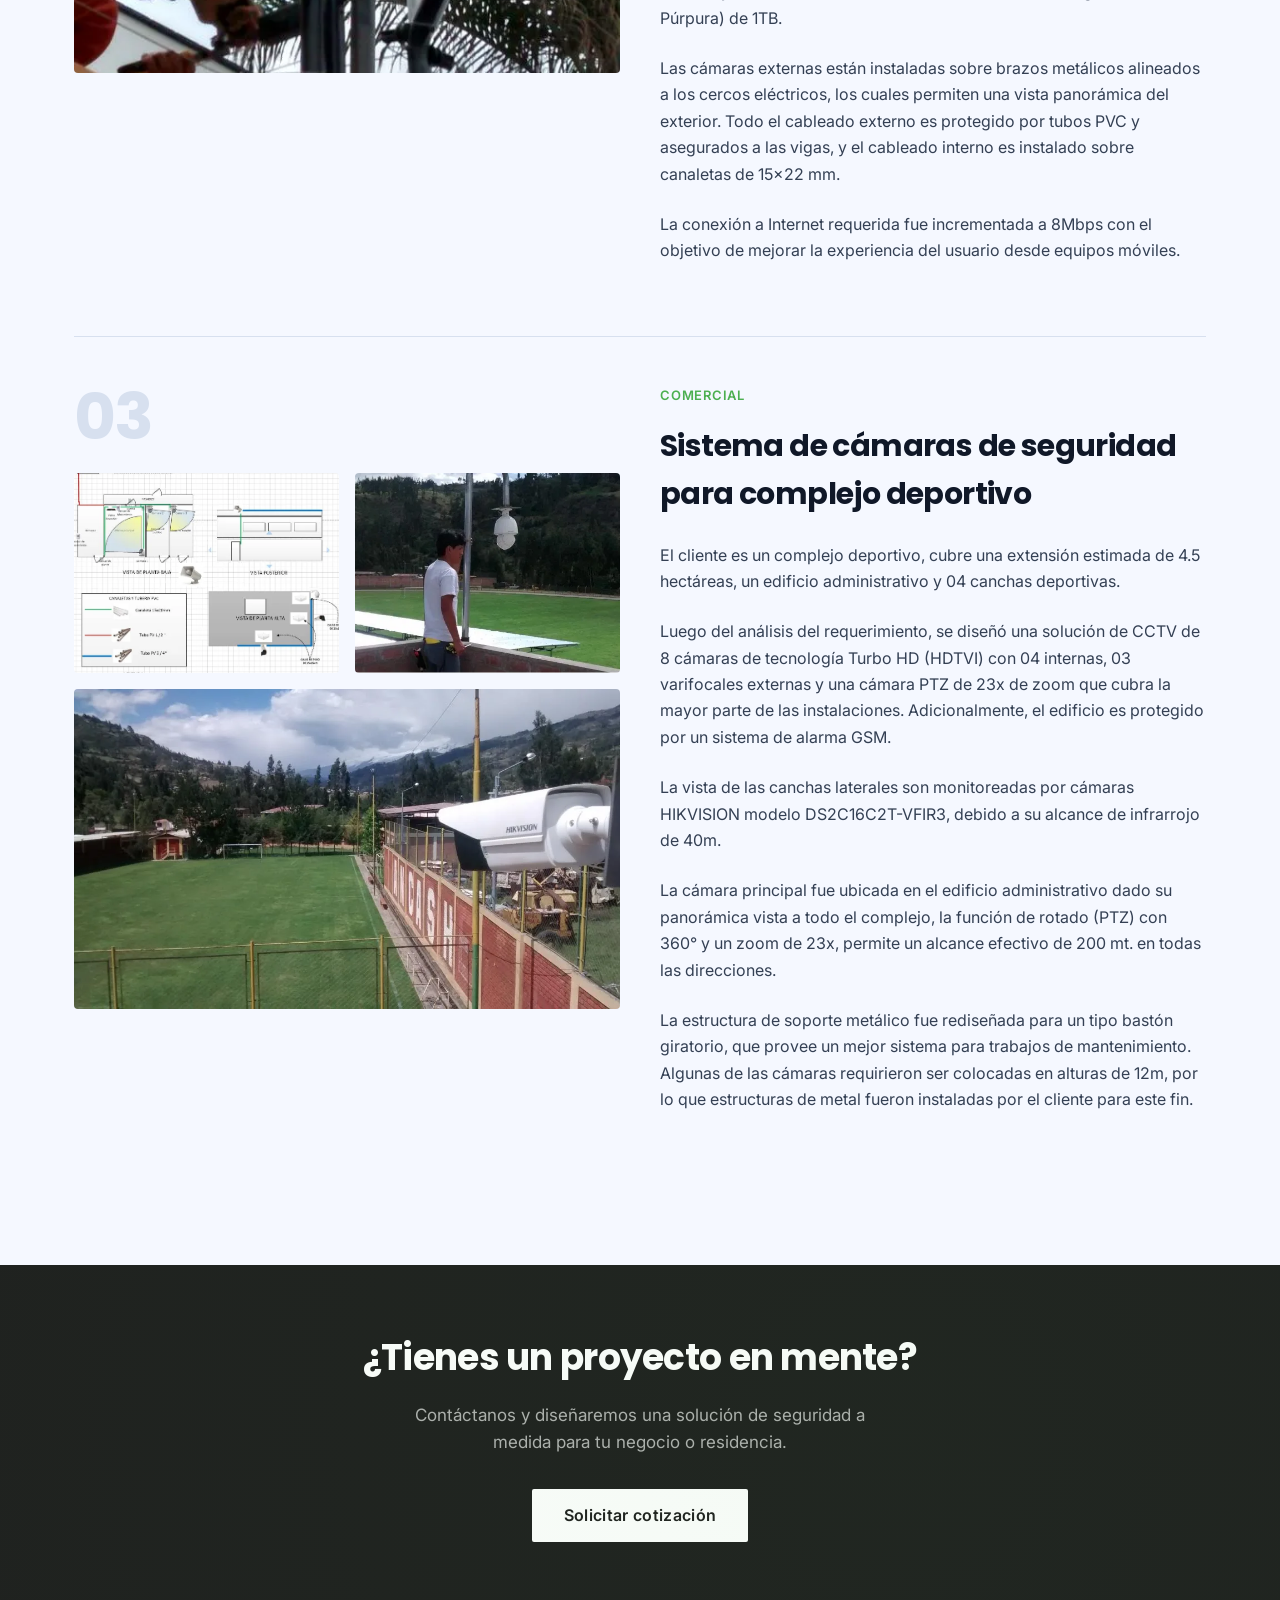
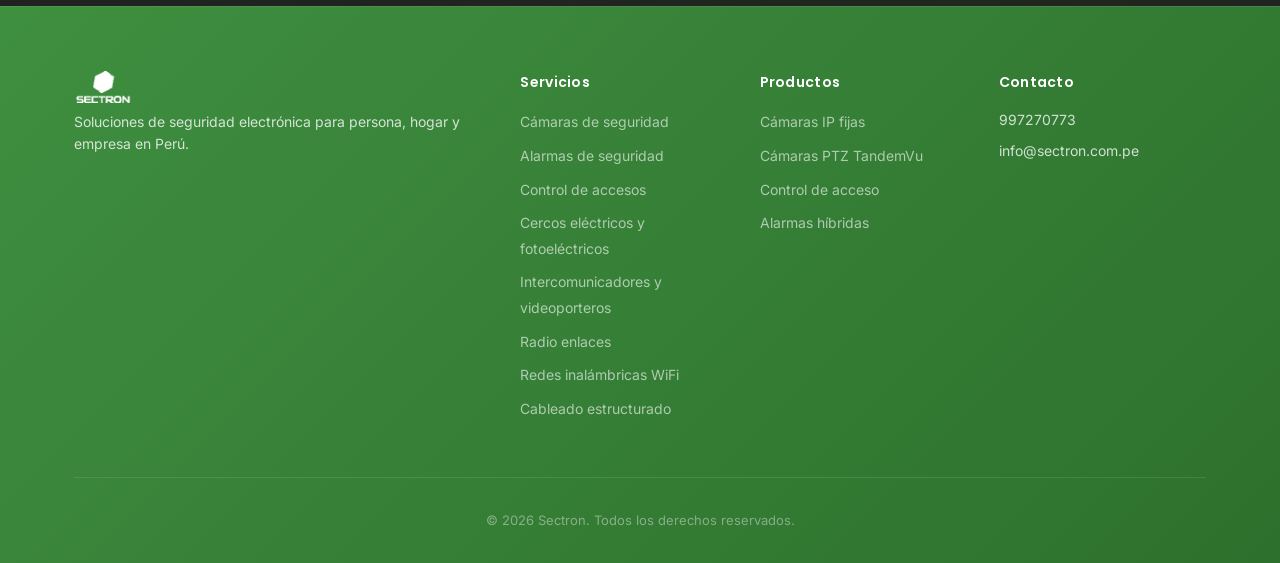
<file: proyectos.html>
<!doctype html>
<html lang="es">
<head>
  <meta charset="utf-8">
  <meta name="viewport" content="width=device-width, initial-scale=1">
  <title>Sectron — Proyectos</title>
  <link rel="icon" type="image/x-icon" href="favicon.ico">
  <link rel="preconnect" href="https://fonts.googleapis.com">
  <link rel="preconnect" href="https://fonts.gstatic.com" crossorigin>
  <link href="https://fonts.googleapis.com/css2?family=Inter:wght@400;500;600&family=Poppins:wght@600;700&display=swap" rel="stylesheet">
  <link rel="stylesheet" href="css/styles.css">
</head>
<body>
  <nav class="nav">
    <div class="container nav-inner">
      <a href="index.html" class="logo"><img src="images/mroc47to-sectron_logo.webp" alt="Sectron"></a>
      <ul class="nav-links">
        <li><a href="index.html">Inicio</a></li>
        <li><a href="servicios.html">Servicios</a></li>
        <li><a href="productos.html">Productos</a></li>
        <li><a href="proyectos.html" class="active">Proyectos</a></li>
      </ul>
      <a href="contacto.html" class="btn btn-primary nav-cta">Contáctenos</a>
      <button class="nav-toggle" aria-label="Menú">
        <span></span><span></span><span></span>
      </button>
    </div>
  </nav>

  <section class="hero">
    <div class="container">
      <h1>Proyectos Implementados</h1>
      <p>Conoce nuestros proyectos exitosos de seguridad electrónica para clientes residenciales y comerciales.</p>
    </div>
  </section>

  <section class="section">
    <div class="container">
      <div class="eyebrow" data-anim="fade-up">Proyectos</div>
      <h2 class="section-title" data-anim="fade-up" style="--i:1">Casos de éxito</h2>

      <div class="project-card" data-anim="fade-up" style="--i:2">
        <div>
          <div class="project-num">01</div>
          <div class="project-images two-col">
            <img src="images/mt-sirena.webp" alt="Sirena de alarma">
            <img src="images/mt-alarmgsm.webp" alt="Alarma GSM">
          </div>
        </div>
        <div class="project-content">
          <div class="eyebrow">Residencial</div>
          <h2>Sistema de alarmas para áreas residenciales</h2>
          <p>En estos 02 proyectos se han implementado sistemas de alarmas GSM con sensores magnéticos de puertas y de movimiento (PIR). Adicionalmente se agregó un sirena de mayor potencia para mayor efecto disuasivo. Ambos clientes usan controles remotos de mano para activar y desactivar sus paneles de alarmas y cualquier evento son alertados con mensajes de celular y llamadas que efectúa de manera automática el sistema.</p>
          <p>Todos los sensores son inalámbricos, lo cual permite su fácil instalación y mantenimiento. Por seguridad los paneles principales cuenta con baterías incorporadas que permite una autonomía de hasta 4 horas en caso de falta de fluido eléctrico.</p>
          <p>Ambos clientes han complementado sus soluciones de seguridad con cámaras IP que les permite proteger su hogar desde dentro o cuando salen del mismo.</p>
        </div>
      </div>

      <div class="project-card" data-anim="fade-up" style="--i:3">
        <div>
          <div class="project-num">02</div>
          <div class="project-images">
            <img src="images/mit-cctv1.webp" alt="Sistema CCTV">
          </div>
        </div>
        <div class="project-content">
          <div class="eyebrow">Residencial</div>
          <h2>Sistemas de cámaras de seguridad en áreas residenciales</h2>
          <p>En este proyecto se implementó un sistema de CCTV de 05 cámaras Turbo HD, y un sistema de almacenamiento de 15 días, y visualización desde dispositivos móviles.</p>
          <p>Cámaras tipo domo (DS2CE56D1T-IR) y cámaras tipo tubo (DS2CE16C0T-IR) forman parte de la solución junto con un DVR de 8 canales y un disco de almacenamiento marca Western Digital (Edición Púrpura) de 1TB.</p>
          <p>Las cámaras externas están instaladas sobre brazos metálicos alineados a los cercos eléctricos, los cuales permiten una vista panorámica del exterior. Todo el cableado externo es protegido por tubos PVC y asegurados a las vigas, y el cableado interno es instalado sobre canaletas de 15×22 mm.</p>
          <p>La conexión a Internet requerida fue incrementada a 8Mbps con el objetivo de mejorar la experiencia del usuario desde equipos móviles.</p>
        </div>
      </div>

      <div class="project-card" data-anim="fade-up" style="--i:4">
        <div>
          <div class="project-num">03</div>
          <div class="project-images two-col">
            <img src="images/lid-design.webp" alt="Complejo deportivo">
            <img src="images/lid-ptz1.webp" alt="Cámara PTZ">
          </div>
          <div class="project-images" style="margin-top: var(--space-4);">
            <img src="images/lid-varif01.webp" alt="Cámara varifocal">
          </div>
        </div>
        <div class="project-content">
          <div class="eyebrow">Comercial</div>
          <h2>Sistema de cámaras de seguridad para complejo deportivo</h2>
          <p>El cliente es un complejo deportivo, cubre una extensión estimada de 4.5 hectáreas, un edificio administrativo y 04 canchas deportivas.</p>
          <p>Luego del análisis del requerimiento, se diseñó una solución de CCTV de 8 cámaras de tecnología Turbo HD (HDTVI) con 04 internas, 03 varifocales externas y una cámara PTZ de 23x de zoom que cubra la mayor parte de las instalaciones. Adicionalmente, el edificio es protegido por un sistema de alarma GSM.</p>
          <p>La vista de las canchas laterales son monitoreadas por cámaras HIKVISION modelo DS2C16C2T-VFIR3, debido a su alcance de infrarrojo de 40m.</p>
          <p>La cámara principal fue ubicada en el edificio administrativo dado su panorámica vista a todo el complejo, la función de rotado (PTZ) con 360° y un zoom de 23x, permite un alcance efectivo de 200 mt. en todas las direcciones.</p>
          <p>La estructura de soporte metálico fue rediseñada para un tipo bastón giratorio, que provee un mejor sistema para trabajos de mantenimiento. Algunas de las cámaras requirieron ser colocadas en alturas de 12m, por lo que estructuras de metal fueron instaladas por el cliente para este fin.</p>
        </div>
      </div>
    </div>
  </section>

  <section class="cta" data-anim="fade-up">
    <div class="container">
      <h2>¿Tienes un proyecto en mente?</h2>
      <p>Contáctanos y diseñaremos una solución de seguridad a medida para tu negocio o residencia.</p>
      <a href="contacto.html" class="btn btn-primary btn-lg">Solicitar cotización</a>
    </div>
  </section>

  <footer class="footer">
    <div class="container">
      <div class="footer-grid">
        <div class="footer-brand">
          <img src="images/mroc47to-sectron_logo.webp" alt="Sectron" style="height:32px; filter:brightness(0) invert(1);">
          <p>Soluciones de seguridad electrónica para persona, hogar y empresa en Perú.</p>
        </div>
        <div class="footer-links">
          <h4>Servicios</h4>
          <ul>
            <li><a href="servicios.html">Cámaras de seguridad</a></li>
            <li><a href="servicios.html">Alarmas de seguridad</a></li>
            <li><a href="servicios.html">Control de accesos</a></li>
            <li><a href="servicios.html">Cercos eléctricos y fotoeléctricos</a></li>
            <li><a href="servicios.html">Intercomunicadores y videoporteros</a></li>
            <li><a href="servicios.html">Radio enlaces</a></li>
            <li><a href="servicios.html">Redes inalámbricas WiFi</a></li>
            <li><a href="servicios.html">Cableado estructurado</a></li>
          </ul>
        </div>
        <div class="footer-links">
          <h4>Productos</h4>
          <ul>
            <li><a href="productos.html">Cámaras IP fijas</a></li>
            <li><a href="productos.html">Cámaras PTZ TandemVu</a></li>
            <li><a href="productos.html">Control de acceso</a></li>
            <li><a href="productos.html">Alarmas híbridas</a></li>
          </ul>
        </div>
        <div class="footer-contact">
          <h4>Contacto</h4>
          <p>997270773</p>
          <p>info@sectron.com.pe</p>
        </div>
      </div>
      <div class="footer-bottom">
        <p>&copy; 2026 Sectron. Todos los derechos reservados.</p>
      </div>
    </div>
  </footer>

  <script>
    (function() {
      var observer = new IntersectionObserver(function(entries) {
        entries.forEach(function(entry) {
          if (entry.isIntersecting) {
            entry.target.classList.add('in-view');
            observer.unobserve(entry.target);
          }
        });
      }, { threshold: 0.12, rootMargin: '0px 0px -30px 0px' });
      document.querySelectorAll('[data-anim], .hero, .footer').forEach(function(el) { observer.observe(el); });
    })();
  </script>
  <a href="https://wa.me/51997270773" target="_blank" rel="noopener" class="whatsapp-float" aria-label="WhatsApp">
    <svg width="28" height="28" viewBox="0 0 24 24"><path d="M17.472 14.382c-.297-.149-1.758-.867-2.03-.967-.273-.099-.471-.148-.67.15-.197.297-.767.966-.94 1.164-.173.199-.347.223-.644.075-.297-.15-1.255-.463-2.39-1.475-.883-.788-1.48-1.761-1.653-2.059-.173-.297-.018-.458.13-.606.134-.133.298-.347.446-.52.149-.174.198-.298.298-.497.099-.198.05-.371-.025-.52-.075-.149-.669-1.612-.916-2.207-.242-.579-.487-.5-.669-.51l-.57-.01c-.198 0-.52.074-.792.372-.272.297-1.04 1.016-1.04 2.479 0 1.462 1.065 2.875 1.213 3.074.149.198 2.096 3.2 5.077 4.487.709.306 1.262.489 1.694.625.712.227 1.36.195 1.871.118.571-.085 1.758-.719 2.006-1.413.248-.694.248-1.289.173-1.413-.074-.124-.272-.198-.57-.347m-5.421 7.403h-.004a9.87 9.87 0 01-5.031-1.378l-.361-.214-3.741.982.998-3.648-.235-.374a9.86 9.86 0 01-1.51-5.26c.001-5.45 4.436-9.884 9.888-9.884 2.64 0 5.122 1.03 6.988 2.898a9.825 9.825 0 012.893 6.994c-.003 5.45-4.437 9.884-9.885 9.884m8.413-18.297A11.815 11.815 0 0012.05 0C5.495 0 .16 5.335.157 11.892c0 2.096.547 4.142 1.588 5.945L.057 24l6.305-1.654a11.882 11.882 0 005.683 1.448h.005c6.554 0 11.89-5.335 11.893-11.893a11.821 11.821 0 00-3.48-8.413z"/></svg>
  </a>
  <div class="mobile-menu" id="mobileMenu">
    <ul>
      <li><a href="index.html">Inicio</a></li>
      <li><a href="servicios.html">Servicios</a></li>
      <li><a href="productos.html">Productos</a></li>
      <li><a href="proyectos.html">Proyectos</a></li>
      <li><a href="contacto.html" class="mobile-cta">Contáctenos</a></li>
    </ul>
  </div>
  <script>
  (function(){
    var t=document.querySelector('.nav-toggle'),m=document.getElementById('mobileMenu');
    if(t&&m){
      t.addEventListener('click',function(){this.classList.toggle('open');m.classList.toggle('open')});
      m.querySelectorAll('a').forEach(function(a){a.addEventListener('click',function(){t.classList.remove('open');m.classList.remove('open')})});
    }
  })();
  </script>
</body>
</html>
</file>
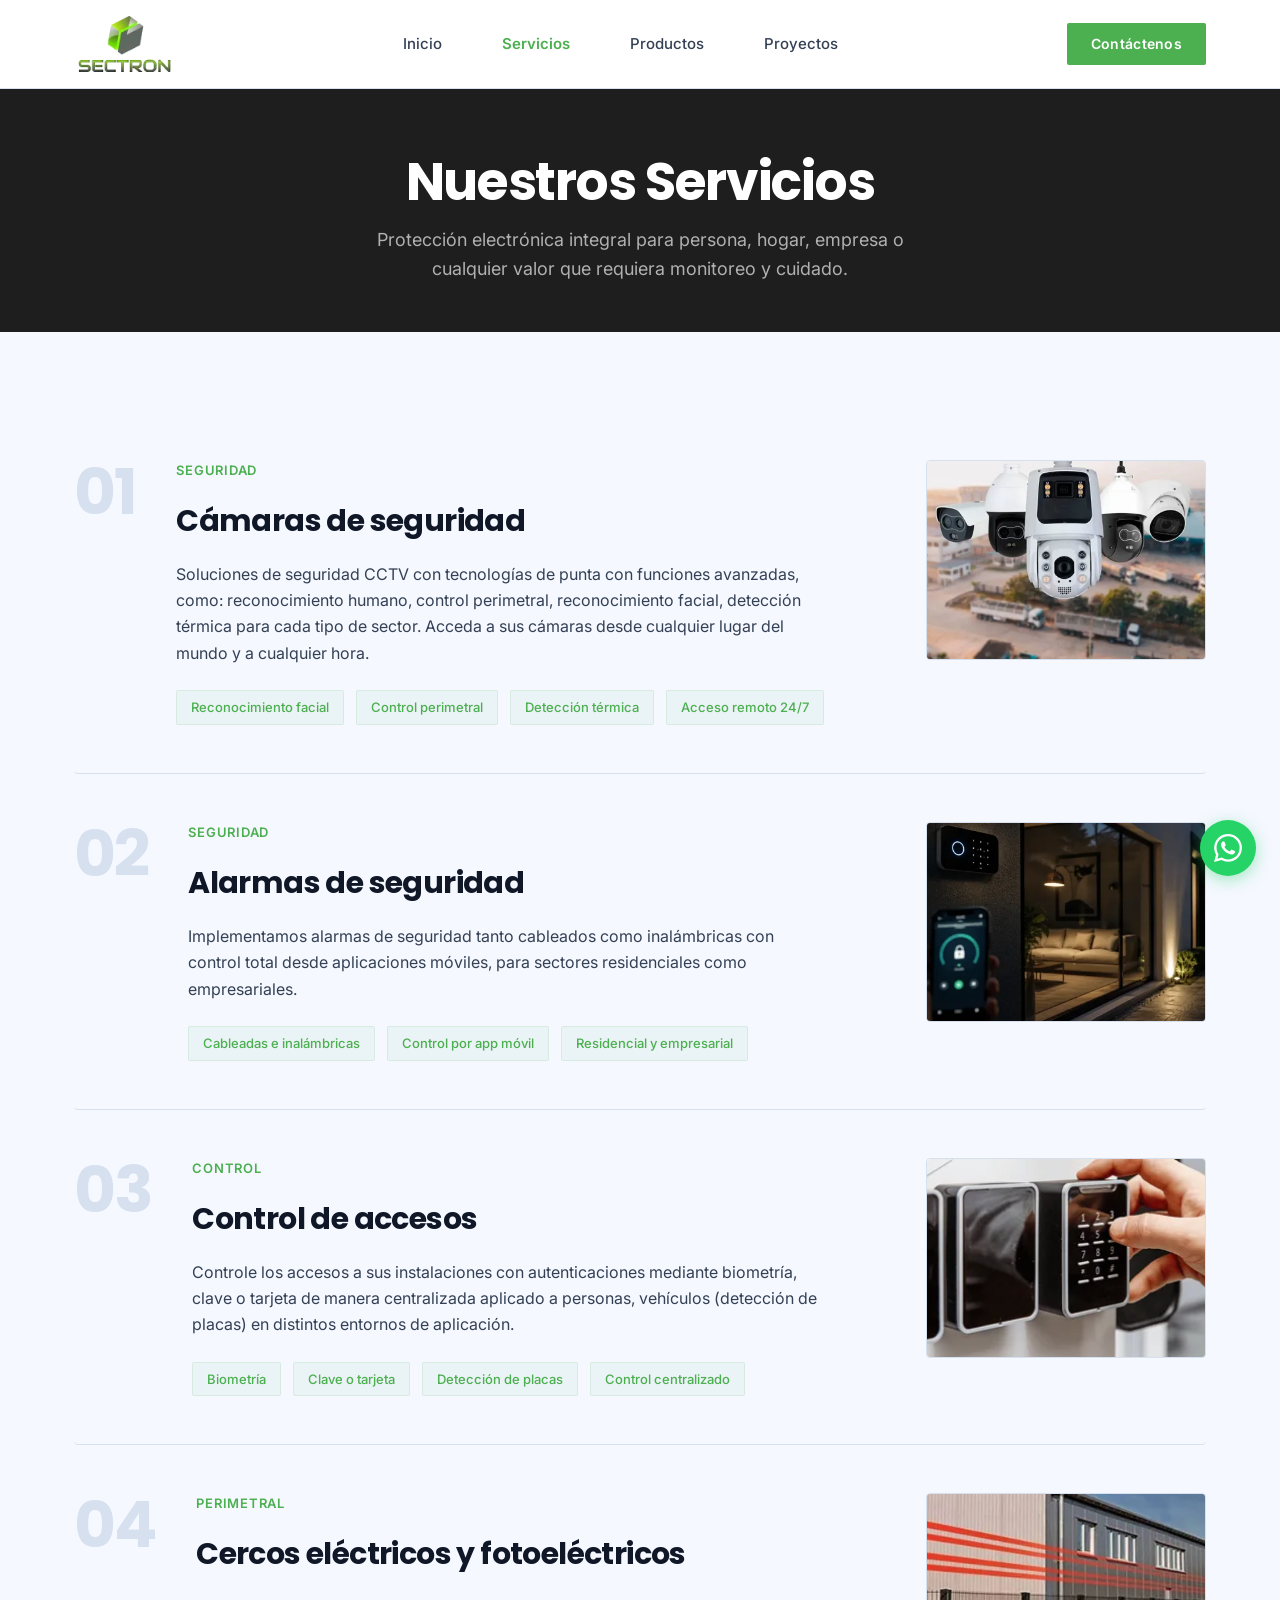
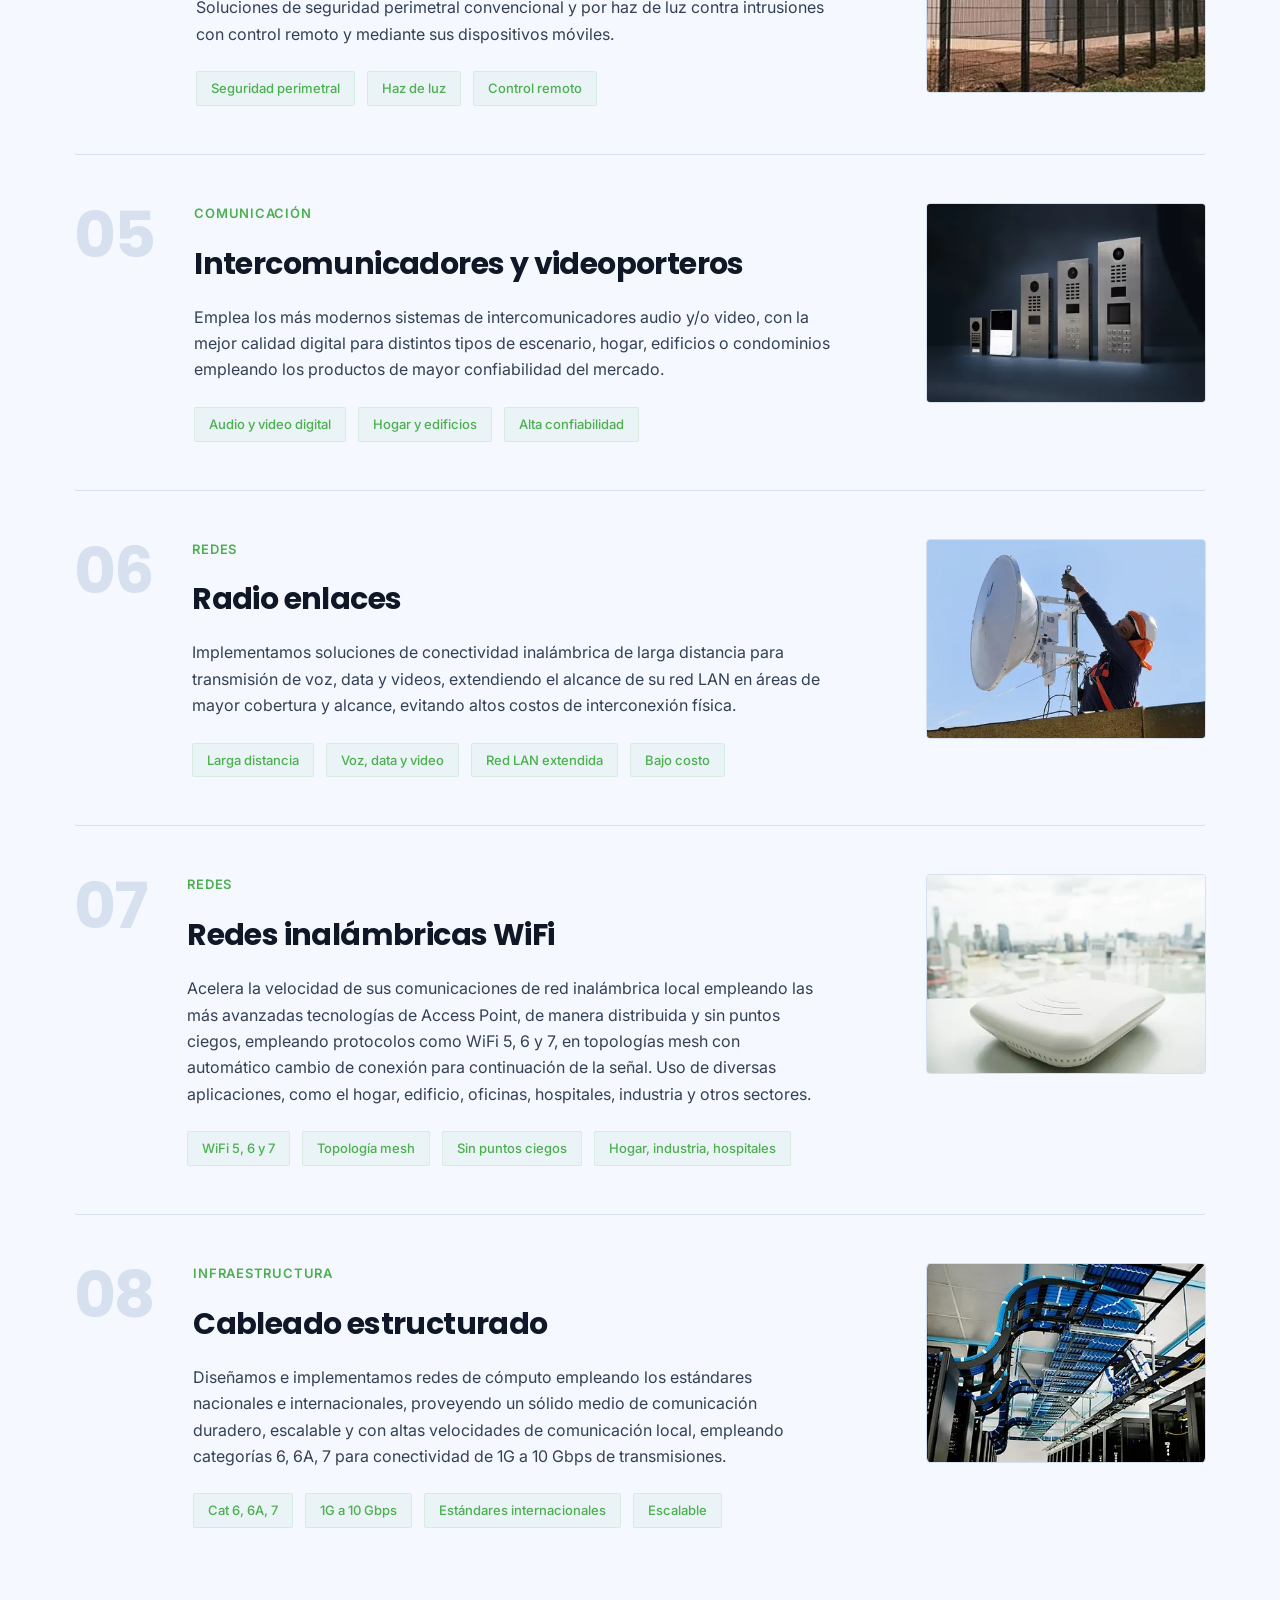
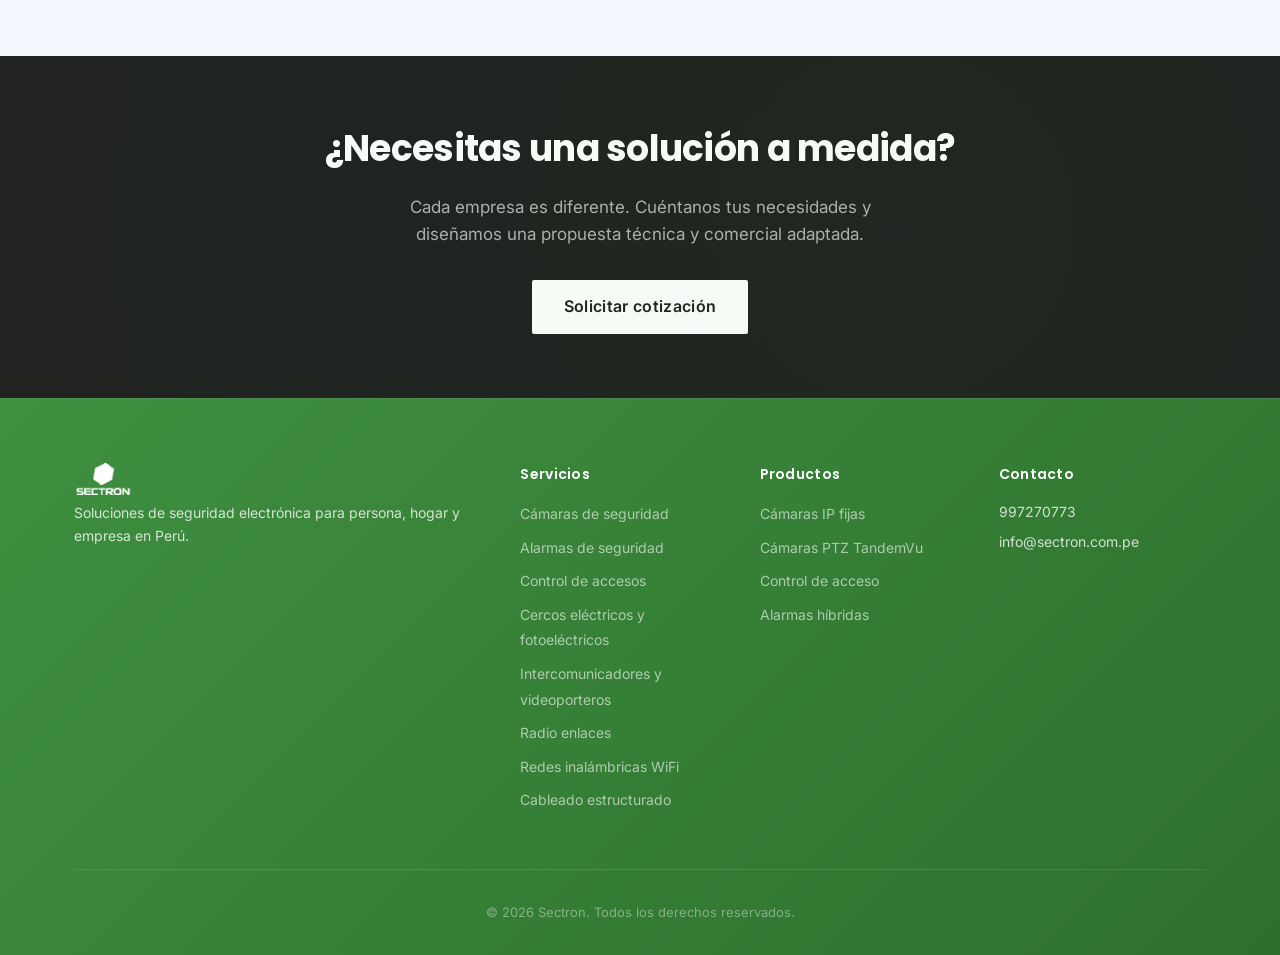
<file: servicios.html>
<!doctype html>
<html lang="es">
<head>
  <meta charset="utf-8">
  <meta name="viewport" content="width=device-width, initial-scale=1">
  <title>Sectron — Servicios</title>
  <link rel="icon" type="image/x-icon" href="favicon.ico">
  <link rel="preconnect" href="https://fonts.googleapis.com">
  <link rel="preconnect" href="https://fonts.gstatic.com" crossorigin>
  <link href="https://fonts.googleapis.com/css2?family=Inter:wght@400;500;600&family=Poppins:wght@600;700&display=swap" rel="stylesheet">
  <link rel="stylesheet" href="css/styles.css">
</head>
<body>
  <nav class="nav">
    <div class="container nav-inner">
      <a href="index.html" class="logo"><img src="images/mroc47to-sectron_logo.webp" alt="Sectron"></a>
      <ul class="nav-links">
        <li><a href="index.html">Inicio</a></li>
        <li><a href="servicios.html" class="active">Servicios</a></li>
        <li><a href="productos.html">Productos</a></li>
        <li><a href="proyectos.html">Proyectos</a></li>
      </ul>
      <a href="contacto.html" class="btn btn-primary nav-cta">Contáctenos</a>
      <button class="nav-toggle" aria-label="Menú">
        <span></span><span></span><span></span>
      </button>
    </div>
  </nav>

  <section class="hero">
    <div class="container">
      <h1>Nuestros Servicios</h1>
      <p>Protección electrónica integral para persona, hogar, empresa o cualquier valor que requiera monitoreo y cuidado.</p>
    </div>
  </section>

  <section class="section">
    <div class="container">
      <div class="service-detail" data-anim="fade-up" style="--i:0">
        <div class="service-num">01</div>
        <div class="service-content">
          <div class="eyebrow">Seguridad</div>
          <h2>Cámaras de seguridad</h2>
          <p>Soluciones de seguridad CCTV con tecnologías de punta con funciones avanzadas, como: reconocimiento humano, control perimetral, reconocimiento facial, detección térmica para cada tipo de sector. Acceda a sus cámaras desde cualquier lugar del mundo y a cualquier hora.</p>
          <div class="service-features">
            <span class="service-tag">Reconocimiento facial</span>
            <span class="service-tag">Control perimetral</span>
            <span class="service-tag">Detección térmica</span>
            <span class="service-tag">Acceso remoto 24/7</span>
          </div>
        </div>
        <img class="service-img" src="images/camarasdeseguridad.webp" alt="Cámaras de seguridad">
      </div>

      <div class="service-detail" data-anim="fade-up" style="--i:1">
        <div class="service-num">02</div>
        <div class="service-content">
          <div class="eyebrow">Seguridad</div>
          <h2>Alarmas de seguridad</h2>
          <p>Implementamos alarmas de seguridad tanto cableados como inalámbricas con control total desde aplicaciones móviles, para sectores residenciales como empresariales.</p>
          <div class="service-features">
            <span class="service-tag">Cableadas e inalámbricas</span>
            <span class="service-tag">Control por app móvil</span>
            <span class="service-tag">Residencial y empresarial</span>
          </div>
        </div>
        <img class="service-img" src="images/alarmasdeseguridad.webp" alt="Alarmas de seguridad">
      </div>

      <div class="service-detail" data-anim="fade-up" style="--i:2">
        <div class="service-num">03</div>
        <div class="service-content">
          <div class="eyebrow">Control</div>
          <h2>Control de accesos</h2>
          <p>Controle los accesos a sus instalaciones con autenticaciones mediante biometría, clave o tarjeta de manera centralizada aplicado a personas, vehículos (detección de placas) en distintos entornos de aplicación.</p>
          <div class="service-features">
            <span class="service-tag">Biometría</span>
            <span class="service-tag">Clave o tarjeta</span>
            <span class="service-tag">Detección de placas</span>
            <span class="service-tag">Control centralizado</span>
          </div>
        </div>
        <img class="service-img" src="images/controldeaccesos.webp" alt="Control de accesos">
      </div>

      <div class="service-detail" data-anim="fade-up" style="--i:3">
        <div class="service-num">04</div>
        <div class="service-content">
          <div class="eyebrow">Perimetral</div>
          <h2>Cercos eléctricos y fotoeléctricos</h2>
          <p>Soluciones de seguridad perimetral convencional y por haz de luz contra intrusiones con control remoto y mediante sus dispositivos móviles.</p>
          <div class="service-features">
            <span class="service-tag">Seguridad perimetral</span>
            <span class="service-tag">Haz de luz</span>
            <span class="service-tag">Control remoto</span>
          </div>
        </div>
        <img class="service-img" src="images/cercoselectricos.webp" alt="Cercos eléctricos y fotoeléctricos">
      </div>

      <div class="service-detail" data-anim="fade-up" style="--i:4">
        <div class="service-num">05</div>
        <div class="service-content">
          <div class="eyebrow">Comunicación</div>
          <h2>Intercomunicadores y videoporteros</h2>
          <p>Emplea los más modernos sistemas de intercomunicadores audio y/o video, con la mejor calidad digital para distintos tipos de escenario, hogar, edificios o condominios empleando los productos de mayor confiabilidad del mercado.</p>
          <div class="service-features">
            <span class="service-tag">Audio y video digital</span>
            <span class="service-tag">Hogar y edificios</span>
            <span class="service-tag">Alta confiabilidad</span>
          </div>
        </div>
        <img class="service-img" src="images/intercomunicadores.webp" alt="Intercomunicadores y videoporteros">
      </div>

      <div class="service-detail" data-anim="fade-up" style="--i:5">
        <div class="service-num">06</div>
        <div class="service-content">
          <div class="eyebrow">Redes</div>
          <h2>Radio enlaces</h2>
          <p>Implementamos soluciones de conectividad inalámbrica de larga distancia para transmisión de voz, data y videos, extendiendo el alcance de su red LAN en áreas de mayor cobertura y alcance, evitando altos costos de interconexión física.</p>
          <div class="service-features">
            <span class="service-tag">Larga distancia</span>
            <span class="service-tag">Voz, data y video</span>
            <span class="service-tag">Red LAN extendida</span>
            <span class="service-tag">Bajo costo</span>
          </div>
        </div>
        <img class="service-img" src="images/radioenlaces.webp" alt="Radio enlaces">
      </div>

      <div class="service-detail" data-anim="fade-up" style="--i:6">
        <div class="service-num">07</div>
        <div class="service-content">
          <div class="eyebrow">Redes</div>
          <h2>Redes inalámbricas WiFi</h2>
          <p>Acelera la velocidad de sus comunicaciones de red inalámbrica local empleando las más avanzadas tecnologías de Access Point, de manera distribuida y sin puntos ciegos, empleando protocolos como WiFi 5, 6 y 7, en topologías mesh con automático cambio de conexión para continuación de la señal. Uso de diversas aplicaciones, como el hogar, edificio, oficinas, hospitales, industria y otros sectores.</p>
          <div class="service-features">
            <span class="service-tag">WiFi 5, 6 y 7</span>
            <span class="service-tag">Topología mesh</span>
            <span class="service-tag">Sin puntos ciegos</span>
            <span class="service-tag">Hogar, industria, hospitales</span>
          </div>
        </div>
        <img class="service-img" src="images/wifi.webp" alt="Redes inalámbricas WiFi">
      </div>

      <div class="service-detail" data-anim="fade-up" style="--i:7">
        <div class="service-num">08</div>
        <div class="service-content">
          <div class="eyebrow">Infraestructura</div>
          <h2>Cableado estructurado</h2>
          <p>Diseñamos e implementamos redes de cómputo empleando los estándares nacionales e internacionales, proveyendo un sólido medio de comunicación duradero, escalable y con altas velocidades de comunicación local, empleando categorías 6, 6A, 7 para conectividad de 1G a 10 Gbps de transmisiones.</p>
          <div class="service-features">
            <span class="service-tag">Cat 6, 6A, 7</span>
            <span class="service-tag">1G a 10 Gbps</span>
            <span class="service-tag">Estándares internacionales</span>
            <span class="service-tag">Escalable</span>
          </div>
        </div>
        <img class="service-img" src="images/cableado.webp" alt="Cableado estructurado">
      </div>
    </div>
  </section>

  <section class="cta" data-anim="fade-up">
    <div class="container">
      <h2>¿Necesitas una solución a medida?</h2>
      <p>Cada empresa es diferente. Cuéntanos tus necesidades y diseñamos una propuesta técnica y comercial adaptada.</p>
      <a href="contacto.html" class="btn btn-primary btn-lg">Solicitar cotización</a>
    </div>
  </section>

  <footer class="footer">
    <div class="container">
      <div class="footer-grid">
        <div class="footer-brand">
          <img src="images/mroc47to-sectron_logo.webp" alt="Sectron" style="height:32px; filter:brightness(0) invert(1);">
          <p>Soluciones de seguridad electrónica para persona, hogar y empresa en Perú.</p>
        </div>
        <div class="footer-links">
          <h4>Servicios</h4>
          <ul>
            <li><a href="servicios.html">Cámaras de seguridad</a></li>
            <li><a href="servicios.html">Alarmas de seguridad</a></li>
            <li><a href="servicios.html">Control de accesos</a></li>
            <li><a href="servicios.html">Cercos eléctricos y fotoeléctricos</a></li>
            <li><a href="servicios.html">Intercomunicadores y videoporteros</a></li>
            <li><a href="servicios.html">Radio enlaces</a></li>
            <li><a href="servicios.html">Redes inalámbricas WiFi</a></li>
            <li><a href="servicios.html">Cableado estructurado</a></li>
          </ul>
        </div>
        <div class="footer-links">
          <h4>Productos</h4>
          <ul>
            <li><a href="productos.html">Cámaras IP fijas</a></li>
            <li><a href="productos.html">Cámaras PTZ TandemVu</a></li>
            <li><a href="productos.html">Control de acceso</a></li>
            <li><a href="productos.html">Alarmas híbridas</a></li>
          </ul>
        </div>
        <div class="footer-contact">
          <h4>Contacto</h4>
          <p>997270773</p>
          <p>info@sectron.com.pe</p>
        </div>
      </div>
      <div class="footer-bottom">
        <p>&copy; 2026 Sectron. Todos los derechos reservados.</p>
      </div>
    </div>
  </footer>

  <script>
    (function() {
      var observer = new IntersectionObserver(function(entries) {
        entries.forEach(function(entry) {
          if (entry.isIntersecting) {
            entry.target.classList.add('in-view');
            observer.unobserve(entry.target);
          }
        });
      }, { threshold: 0.12, rootMargin: '0px 0px -30px 0px' });
      document.querySelectorAll('[data-anim], .hero, .footer').forEach(function(el) { observer.observe(el); });
    })();
  </script>
  <a href="https://wa.me/51997270773" target="_blank" rel="noopener" class="whatsapp-float" aria-label="WhatsApp">
    <svg width="28" height="28" viewBox="0 0 24 24"><path d="M17.472 14.382c-.297-.149-1.758-.867-2.03-.967-.273-.099-.471-.148-.67.15-.197.297-.767.966-.94 1.164-.173.199-.347.223-.644.075-.297-.15-1.255-.463-2.39-1.475-.883-.788-1.48-1.761-1.653-2.059-.173-.297-.018-.458.13-.606.134-.133.298-.347.446-.52.149-.174.198-.298.298-.497.099-.198.05-.371-.025-.52-.075-.149-.669-1.612-.916-2.207-.242-.579-.487-.5-.669-.51l-.57-.01c-.198 0-.52.074-.792.372-.272.297-1.04 1.016-1.04 2.479 0 1.462 1.065 2.875 1.213 3.074.149.198 2.096 3.2 5.077 4.487.709.306 1.262.489 1.694.625.712.227 1.36.195 1.871.118.571-.085 1.758-.719 2.006-1.413.248-.694.248-1.289.173-1.413-.074-.124-.272-.198-.57-.347m-5.421 7.403h-.004a9.87 9.87 0 01-5.031-1.378l-.361-.214-3.741.982.998-3.648-.235-.374a9.86 9.86 0 01-1.51-5.26c.001-5.45 4.436-9.884 9.888-9.884 2.64 0 5.122 1.03 6.988 2.898a9.825 9.825 0 012.893 6.994c-.003 5.45-4.437 9.884-9.885 9.884m8.413-18.297A11.815 11.815 0 0012.05 0C5.495 0 .16 5.335.157 11.892c0 2.096.547 4.142 1.588 5.945L.057 24l6.305-1.654a11.882 11.882 0 005.683 1.448h.005c6.554 0 11.89-5.335 11.893-11.893a11.821 11.821 0 00-3.48-8.413z"/></svg>
  </a>
  <div class="mobile-menu" id="mobileMenu">
    <ul>
      <li><a href="index.html">Inicio</a></li>
      <li><a href="servicios.html">Servicios</a></li>
      <li><a href="productos.html">Productos</a></li>
      <li><a href="proyectos.html">Proyectos</a></li>
      <li><a href="contacto.html" class="mobile-cta">Contáctenos</a></li>
    </ul>
  </div>
  <script>
  (function(){
    var t=document.querySelector('.nav-toggle'),m=document.getElementById('mobileMenu');
    if(t&&m){
      t.addEventListener('click',function(){this.classList.toggle('open');m.classList.toggle('open')});
      m.querySelectorAll('a').forEach(function(a){a.addEventListener('click',function(){t.classList.remove('open');m.classList.remove('open')})});
    }
  })();
  </script>
</body>
</html>
</file>
<file: css/styles.css>
:root {
  --bg: #f5f8ff;
  --surface: #ffffff;
  --surface-dark: #1e1e1e;
  --fg: #101828;
  --fg-2: #344054;
  --muted: #667085;
  --accent: #4CAF50;
  --accent-hover: #388E3C;
  --accent-on: #ffffff;
  --border: #d7e0ef;
  --font-display: 'Poppins', system-ui, sans-serif;
  --font-body: 'Inter', system-ui, sans-serif;
  --container: 1180px;
  --space-1: 4px;
  --space-2: 8px;
  --space-3: 12px;
  --space-4: 16px;
  --space-5: 20px;
  --space-6: 24px;
  --space-8: 32px;
  --space-10: 40px;
  --space-12: 48px;
  --space-16: 64px;
  --space-20: 80px;
  --radius-sm: 2px;
  --radius-md: 4px;
  --radius-lg: 6px;
}
*, *::before, *::after { box-sizing: border-box; margin: 0; padding: 0; }
html { scroll-behavior: smooth; }
body {
  font-family: var(--font-body);
  color: var(--fg);
  background: var(--bg);
  line-height: 1.6;
  -webkit-font-smoothing: antialiased;
}
.container { max-width: var(--container); margin: 0 auto; padding: 0 var(--space-6); }

/* Nav */
.nav {
  position: sticky;
  top: 0;
  z-index: 100;
  background: rgba(255,255,255,0.92);
  backdrop-filter: blur(12px);
  border-bottom: 1px solid var(--border);
}
.nav-inner {
  display: flex;
  align-items: center;
  justify-content: space-between;
  height: 88px;
}
.logo {
  display: flex;
  align-items: center;
  text-decoration: none;
}
.logo img { height: 56px; width: auto; }
.nav-links {
  display: flex;
  list-style: none;
  gap: var(--space-8);
}
.nav-links a {
  font-size: 15px;
  font-weight: 500;
  color: var(--fg-2);
  text-decoration: none;
  padding: 6px 14px;
  border-radius: var(--radius-sm);
  transition: color 0.2s, background 0.2s, transform 0.15s;
  position: relative;
}
.nav-links a:hover {
  color: var(--accent);
  background: rgba(76,175,80,0.08);
  transform: translateY(-1px);
}
.nav-links a.active { color: var(--accent); font-weight: 600; }
.nav-toggle {
  display: none;
  background: none;
  border: none;
  cursor: pointer;
  padding: 8px;
}
.nav-toggle span {
  display: block;
  width: 22px;
  height: 2px;
  background: var(--fg);
  margin: 5px 0;
  border-radius: 2px;
  transition: .3s;
}
.nav-toggle.open span:nth-child(1) { transform: translateY(7px) rotate(45deg); }
.nav-toggle.open span:nth-child(2) { opacity: 0; }
.nav-toggle.open span:nth-child(3) { transform: translateY(-7px) rotate(-45deg); }
.mobile-menu {
  display: none;
}
.mobile-menu ul {
  list-style: none;
  margin: 0;
  padding: 0;
}
.btn {
  display: inline-flex;
  align-items: center;
  justify-content: center;
  padding: 10px 24px;
  border-radius: var(--radius-sm);
  font-family: var(--font-body);
  font-size: 14px;
  font-weight: 600;
  letter-spacing: 0.02em;
  text-decoration: none;
  border: none;
  cursor: pointer;
  transition: background 0.15s, transform 0.1s;
}
.btn-primary { background: var(--accent); color: var(--accent-on); }
.btn-primary:hover { background: var(--accent-hover); }
.btn-outline { background: transparent; color: var(--accent); border: 1.5px solid var(--accent); }
.btn-outline:hover { background: var(--accent); color: var(--accent-on); }
.btn-lg { padding: 14px 32px; font-size: 16px; }

/* Hero */
.hero {
  background: var(--surface-dark);
  color: #fff;
  padding: var(--space-16) 0 var(--space-12);
  text-align: center;
}
.hero h1 {
  font-family: var(--font-display);
  font-size: clamp(32px, 5vw, 52px);
  font-weight: 700;
  letter-spacing: -0.025em;
  line-height: 1.1;
  margin-bottom: var(--space-4);
}
.hero p {
  font-size: 18px;
  color: rgba(255,255,255,0.65);
  max-width: 560px;
  margin: 0 auto;
}

/* Hero slider */
.hero-slider {
  position: relative;
  width: 100%;
  height: clamp(480px, 70vh, 720px);
  overflow: hidden;
  background: var(--surface-dark);
}
.hero-slide {
  position: absolute;
  inset: 0;
  opacity: 0;
  transition: opacity 0.8s ease;
  display: flex;
  align-items: center;
}
.hero-slide.active { opacity: 1; }
.hero-slide-bg {
  position: absolute;
  inset: 0;
  background-size: cover;
  background-position: center;
}
.hero-slide-bg.bg-right { background-position: right center; }
.hero-slide::after {
  content: '';
  position: absolute;
  inset: 0;
  background: linear-gradient(90deg, rgba(30,30,30,0.85) 0%, rgba(30,30,30,0.4) 50%, rgba(30,30,30,0.15) 100%);
  z-index: 1;
}
.hero-slide-content {
  position: relative;
  z-index: 2;
  max-width: var(--container);
  margin: 0 auto;
  padding: 0 var(--space-6);
  width: 100%;
}
.hero-slide-content h1 {
  font-family: var(--font-display);
  font-size: clamp(32px, 4.5vw, 52px);
  font-weight: 700;
  letter-spacing: -0.025em;
  line-height: 1.1;
  color: #fff;
  margin-bottom: var(--space-4);
  max-width: 560px;
}
.hero-slide-content p {
  font-size: 17px;
  color: rgba(255,255,255,0.75);
  max-width: 460px;
  margin-bottom: var(--space-8);
  line-height: 1.6;
}
.hero-slide-content .btn-group {
  display: flex;
  gap: var(--space-4);
  flex-wrap: wrap;
}

/* Slider dots */
.hero-dots {
  position: absolute;
  bottom: var(--space-8);
  left: 50%;
  transform: translateX(-50%);
  z-index: 10;
  display: flex;
  gap: var(--space-3);
}
.hero-dot {
  width: 12px;
  height: 12px;
  border-radius: 50%;
  border: 2px solid rgba(255,255,255,0.5);
  background: transparent;
  cursor: pointer;
  transition: background 0.3s, border-color 0.3s;
  padding: 0;
}
.hero-dot.active {
  background: var(--accent);
  border-color: var(--accent);
}
.hero-dot:hover { border-color: #fff; }

/* Slider arrows */
.hero-arrow {
  position: absolute;
  top: 50%;
  transform: translateY(-50%);
  z-index: 10;
  width: 48px;
  height: 48px;
  border-radius: 50%;
  border: 1.5px solid rgba(255,255,255,0.3);
  background: rgba(30,30,30,0.4);
  backdrop-filter: blur(8px);
  color: #fff;
  cursor: pointer;
  display: grid;
  place-items: center;
  transition: background 0.2s, border-color 0.2s;
}
.hero-arrow:hover { background: rgba(30,30,30,0.7); border-color: rgba(255,255,255,0.6); }
.hero-arrow-prev { left: var(--space-6); }
.hero-arrow-next { right: var(--space-6); }

/* Trust bar */
.trust-bar {
  background: var(--surface);
  border-bottom: 1px solid var(--border);
  padding: var(--space-8) 0;
}
.trust-grid {
  display: flex;
  justify-content: center;
  gap: var(--space-12);
  flex-wrap: wrap;
}
.trust-item {
  text-align: center;
}
.trust-num {
  font-family: var(--font-display);
  font-size: 36px;
  font-weight: 700;
  color: var(--accent);
  letter-spacing: -0.02em;
}
.trust-label {
  font-size: 14px;
  color: var(--muted);
  margin-top: var(--space-1);
}

/* Section */
.section { padding: var(--space-20) 0; }
.section-alt { background: var(--surface); }
.eyebrow {
  font-size: 13px;
  font-weight: 600;
  letter-spacing: 0.06em;
  text-transform: uppercase;
  color: var(--accent);
  margin-bottom: var(--space-4);
}
.section-title {
  font-family: var(--font-display);
  font-size: clamp(24px, 3.5vw, 36px);
  font-weight: 700;
  letter-spacing: -0.02em;
  margin-bottom: var(--space-4);
}
.section-desc {
  font-size: 17px;
  color: var(--fg-2);
  max-width: 560px;
  margin-bottom: var(--space-12);
}

/* Services grid */
.services-grid {
  display: grid;
  grid-template-columns: repeat(auto-fit, minmax(250px, 1fr));
  gap: var(--space-6);
}
.service-card {
  background: #1b7448;
  border: 1px solid rgba(255,255,255,0.1);
  border-radius: var(--radius-md);
  padding: var(--space-8);
  transition: box-shadow 0.2s, transform 0.15s;
  position: relative;
  overflow: hidden;
}
.service-card .card-bg {
  position: absolute;
  inset: 0;
  width: 100%;
  height: 100%;
  object-fit: cover;
  opacity: 0.25;
  transition: opacity 0.4s, transform 0.4s;
}
.service-card:hover .card-bg { opacity: 0.4; transform: scale(1.05); }
.service-card::after {
  content: '';
  position: absolute;
  inset: 0;
  background: linear-gradient(135deg, rgba(16,24,40,0.85) 0%, rgba(16,24,40,0.5) 100%);
  z-index: 0;
}
.service-card > * { position: relative; z-index: 1; }
.service-card .service-icon { background: rgba(255,255,255,0.12); border-color: rgba(255,255,255,0.18); color: #fff; }
.service-card:hover .service-icon { background: var(--accent); }
.service-icon {
  width: 48px;
  height: 48px;
  background: var(--surface);
  border: 1px solid var(--border);
  border-radius: var(--radius-sm);
  display: grid;
  place-items: center;
  color: var(--accent);
  margin-bottom: var(--space-5);
}
.service-card h3 {
  font-family: var(--font-display);
  font-size: 18px;
  font-weight: 600;
  margin-bottom: var(--space-3);
  color: #fff;
}
.service-card p {
  font-size: 15px;
  color: rgba(255,255,255,0.85);
  line-height: 1.55;
}

/* Service detail */
.service-detail {
  display: grid;
  grid-template-columns: auto 1fr auto;
  gap: var(--space-10);
  align-items: start;
  padding: var(--space-12) 0;
  border-bottom: 1px solid var(--border);
}
.service-detail:last-child { border-bottom: none; }
.service-img {
  width: 280px;
  height: 200px;
  object-fit: cover;
  border-radius: var(--radius-md);
  border: 1px solid var(--border);
}
.service-num {
  font-family: var(--font-display);
  font-size: 64px;
  font-weight: 700;
  color: var(--border);
  line-height: 1;
  letter-spacing: -0.03em;
}
.service-content h2 {
  font-family: var(--font-display);
  font-size: clamp(22px, 3vw, 30px);
  font-weight: 700;
  letter-spacing: -0.02em;
  margin-bottom: var(--space-4);
}
.service-content p {
  font-size: 16px;
  color: var(--fg-2);
  max-width: 640px;
  margin-bottom: var(--space-6);
  line-height: 1.65;
}
.service-features {
  display: flex;
  flex-wrap: wrap;
  gap: var(--space-3);
}
.service-tag {
  font-size: 13px;
  font-weight: 500;
  color: var(--accent);
  background: rgba(76,175,80,0.06);
  padding: 6px 14px;
  border-radius: var(--radius-sm);
  border: 1px solid rgba(76,175,80,0.12);
}

/* Why Sectron */
.why-grid {
  display: grid;
  grid-template-columns: 1fr 1fr;
  gap: var(--space-12);
  align-items: center;
}
.why-features {
  display: flex;
  flex-direction: column;
  gap: var(--space-6);
}
.why-feature {
  display: flex;
  gap: var(--space-4);
}
.why-feature-icon {
  width: 40px;
  height: 40px;
  flex-shrink: 0;
  background: rgba(76,175,80,0.08);
  border-radius: var(--radius-sm);
  display: grid;
  place-items: center;
  color: var(--accent);
}
.why-feature h4 {
  font-family: var(--font-display);
  font-size: 16px;
  font-weight: 600;
  margin-bottom: var(--space-1);
}
.why-feature p {
  font-size: 14px;
  color: var(--fg-2);
  line-height: 1.5;
}

/* Carousel */
.carousel {
  overflow: hidden;
  padding: var(--space-6) 0;
}
.carousel-track {
  display: flex;
  width: max-content;
  animation: carousel-scroll 30s linear infinite;
}
.carousel:hover .carousel-track {
  animation-play-state: paused;
}
.carousel-item {
  flex-shrink: 0;
  width: 160px;
  height: 80px;
  display: flex;
  align-items: center;
  justify-content: center;
  padding: 0 var(--space-6);
}
.carousel-item img {
  max-width: 100%;
  max-height: 100%;
  object-fit: contain;
  filter: grayscale(0.3);
  opacity: 0.7;
  transition: filter 0.3s, opacity 0.3s;
}
.carousel-item img:hover {
  filter: grayscale(0);
  opacity: 1;
}
@keyframes carousel-scroll {
  0% { transform: translateX(0); }
  100% { transform: translateX(-50%); }
}

/* Brands grid (static) */
.brands-grid {
  display: flex;
  flex-wrap: wrap;
  justify-content: center;
  gap: var(--space-8);
  align-items: center;
}
.brand-item {
  width: 120px;
  height: 60px;
  display: flex;
  align-items: center;
  justify-content: center;
  transition: transform 0.2s;
}
.brand-item:hover { transform: translateY(-2px); }
.brand-item img {
  max-width: 100%;
  max-height: 100%;
  object-fit: contain;
  filter: grayscale(0.2);
  opacity: 0.65;
  transition: filter 0.3s, opacity 0.3s;
}
.brand-item img:hover {
  filter: grayscale(0);
  opacity: 1;
}

/* Products grid */
.products-grid {
  display: grid;
  grid-template-columns: 1fr;
  gap: var(--space-6);
}
.products-grid-preview {
  display: grid;
  grid-template-columns: repeat(auto-fit, minmax(220px, 1fr));
  gap: var(--space-6);
}
.product-card {
  background: var(--surface);
  border: 1px solid var(--border);
  border-radius: var(--radius-md);
  padding: var(--space-8);
  transition: box-shadow 0.2s, transform 0.15s;
  display: flex;
  flex-direction: column;
}
.product-card:hover {
  box-shadow: 0 20px 52px rgba(16,24,40,0.08);
  transform: translateY(-2px);
}
.product-header {
  display: flex;
  align-items: center;
  justify-content: space-between;
  margin-bottom: var(--space-4);
}
.product-badge {
  font-size: 11px;
  font-weight: 600;
  letter-spacing: 0.06em;
  text-transform: uppercase;
  padding: 4px 10px;
  border-radius: var(--radius-sm);
}
.badge-monitoring { color: #6b7280; background: rgba(107,114,128,0.08); }
.badge-security { color: #2e7d32; background: rgba(46,125,50,0.06); }
.badge-analytics { color: #6b7280; background: rgba(107,114,128,0.06); }
.badge-viz { color: #6b7280; background: rgba(107,114,128,0.06); }
.product-card h3 {
  font-family: var(--font-display);
  font-size: 20px;
  font-weight: 600;
  margin-bottom: var(--space-3);
}
.product-card p {
  font-size: 15px;
  color: var(--fg-2);
  line-height: 1.55;
  flex: 1;
}
.product-use {
  margin-top: var(--space-6);
  padding-top: var(--space-4);
  border-top: 1px solid var(--border);
  font-size: 13px;
  color: var(--muted);
}
.product-body {
  display: grid;
  grid-template-columns: 1fr auto;
  gap: var(--space-6);
  align-items: start;
  margin-bottom: var(--space-4);
}
.product-img {
  width: 260px;
  height: 260px;
  object-fit: contain;
}

/* Camera list */
.camera-list {
  margin-top: var(--space-5);
  display: grid;
  grid-template-columns: repeat(5, 1fr);
  gap: var(--space-3);
}
.camera-item {
  display: flex;
  flex-direction: column;
  align-items: center;
  text-align: center;
  background: #f8fbf8;
  border: 1px solid rgba(76,175,80,0.14);
  border-radius: 4px;
  padding: 10px;
}
.camera-thumb {
  width: 72px;
  height: 72px;
  object-fit: cover;
  border-radius: 3px;
  border: 1px solid var(--border);
  background: #fff;
}
.camera-name {
  font-size: 13px;
  font-weight: 600;
  color: var(--fg);
  text-decoration: none;
}
.camera-type {
  display: block;
  margin-top: 2px;
  font-size: 12px;
  color: var(--muted);
}

/* Filter tabs */
.filter-tabs {
  display: flex;
  gap: var(--space-2);
  margin-bottom: var(--space-10);
  flex-wrap: wrap;
}
.filter-tab {
  padding: 8px 18px;
  border-radius: var(--radius-sm);
  font-size: 14px;
  font-weight: 500;
  background: var(--surface);
  color: var(--fg-2);
  border: 1px solid var(--border);
  cursor: pointer;
  transition: all 0.15s;
}
.filter-tab:hover { border-color: var(--accent); color: var(--accent); }
.filter-tab.active {
  background: var(--accent);
  color: var(--accent-on);
  border-color: var(--accent);
}

/* Project card */
.project-card {
  display: grid;
  grid-template-columns: 1fr 1fr;
  gap: var(--space-10);
  align-items: start;
  padding: var(--space-12) 0;
  border-bottom: 1px solid var(--border);
}
.project-card:last-child { border-bottom: none; }
.project-num {
  font-family: var(--font-display);
  font-size: 64px;
  font-weight: 700;
  color: var(--border);
  line-height: 1;
  letter-spacing: -0.03em;
  margin-bottom: var(--space-4);
}
.project-content h2 {
  font-family: var(--font-display);
  font-size: clamp(22px, 3vw, 30px);
  font-weight: 700;
  letter-spacing: -0.02em;
  margin-bottom: var(--space-6);
}
.project-content p {
  font-size: 16px;
  color: var(--fg-2);
  max-width: 640px;
  margin-bottom: var(--space-6);
  line-height: 1.65;
}
.project-images {
  display: flex;
  flex-wrap: wrap;
  gap: var(--space-4);
  margin-top: var(--space-6);
}
.project-images img {
  width: 100%;
  height: 320px;
  object-fit: cover;
  border-radius: var(--radius-md);
}
.project-images.two-col {
  display: grid;
  grid-template-columns: 1fr 1fr;
  gap: var(--space-4);
}
.project-images.two-col img {
  width: 100%;
  height: 200px;
  object-fit: cover;
}

/* CTA */
.cta {
  background: var(--surface-dark);
  color: #fff;
  padding: var(--space-16) 0;
  text-align: center;
}
.cta h2 {
  font-family: var(--font-display);
  font-size: clamp(24px, 3.5vw, 36px);
  font-weight: 700;
  letter-spacing: -0.02em;
  margin-bottom: var(--space-4);
}
.cta p {
  font-size: 17px;
  color: rgba(255,255,255,0.65);
  margin-bottom: var(--space-8);
  max-width: 500px;
  margin-left: auto;
  margin-right: auto;
}
.cta .btn-primary { background: #fff; color: var(--surface-dark); }
.cta .btn-primary:hover { background: rgba(255,255,255,0.9); }

/* Footer */
.footer {
  background: linear-gradient(135deg, #3f8f40 0%, #2d702d 100%);
  color: rgba(255,255,255,0.78);
  padding: var(--space-16) 0 var(--space-8);
  border-top: 1px solid rgba(255,255,255,0.12);
}
.footer-grid {
  display: grid;
  grid-template-columns: 2fr 1fr 1fr 1fr;
  gap: var(--space-8);
  margin-bottom: var(--space-12);
}
.footer-brand h3 {
  font-family: var(--font-display);
  font-weight: 700;
  font-size: 20px;
  color: #fff;
  margin-bottom: var(--space-4);
}
.footer-brand p { font-size: 14px; line-height: 1.6; }
.footer-links h4, .footer-contact h4 {
  font-family: var(--font-display);
  font-weight: 600;
  font-size: 14px;
  color: #fff;
  margin-bottom: var(--space-4);
  letter-spacing: 0.02em;
}
.footer-links ul { list-style: none; }
.footer-links li { margin-bottom: var(--space-2); }
.footer-links a {
  font-size: 14px;
  color: rgba(255,255,255,0.6);
  text-decoration: none;
  transition: color 0.15s;
}
.footer-links a:hover { color: #fff; }
.footer-contact p { font-size: 14px; margin-bottom: var(--space-2); }
.footer-bottom {
  border-top: 1px solid rgba(255,255,255,0.1);
  padding-top: var(--space-8);
  font-size: 13px;
  text-align: center;
  color: rgba(255,255,255,0.4);
}

/* === Animations === */
@keyframes fadeInUp { from { opacity: 0; transform: translateY(32px); } to { opacity: 1; transform: translateY(0); } }
@keyframes fadeIn { from { opacity: 0; } to { opacity: 1; } }
@keyframes slideInLeft { from { opacity: 0; transform: translateX(-40px); } to { opacity: 1; transform: translateX(0); } }
@keyframes slideInRight { from { opacity: 0; transform: translateX(40px); } to { opacity: 1; transform: translateX(0); } }
@keyframes scaleIn { from { opacity: 0; transform: scale(0.92); } to { opacity: 1; transform: scale(1); } }
@keyframes slideDown { from { opacity: 0; transform: translateY(-100%); } to { opacity: 1; transform: translateY(0); } }
@keyframes kenBurns { 0% { transform: scale(1); } 100% { transform: scale(1.08); } }
/* WhatsApp floating button */
.whatsapp-float {
  position: fixed;
  bottom: 24px;
  right: 24px;
  z-index: 900;
  width: 56px;
  height: 56px;
  background: #25d366;
  border-radius: 50%;
  display: grid;
  place-items: center;
  box-shadow: 0 4px 16px rgba(37,211,102,0.4);
  transition: transform 0.2s, box-shadow 0.2s;
}
.whatsapp-float:hover {
  transform: scale(1.1);
  box-shadow: 0 6px 24px rgba(37,211,102,0.5);
}
.whatsapp-float svg { fill: #fff; }

@keyframes pulseGlow { 0%, 100% { box-shadow: 0 0 0 0 rgba(76,175,80,0.3); } 50% { box-shadow: 0 0 0 8px rgba(76,175,80,0); } }
@keyframes shimmer { 0% { background-position: -200% 0; } 100% { background-position: 200% 0; } }

.nav { animation: slideDown 0.5s cubic-bezier(0.2,0,0,1) both; }

[data-anim] {
  opacity: 0;
  transition: opacity 0.65s cubic-bezier(0.2,0,0,1), transform 0.65s cubic-bezier(0.2,0,0,1);
}
[data-anim="fade-up"] { transform: translateY(32px); }
[data-anim="fade-in"] { transform: none; }
[data-anim="slide-left"] { transform: translateX(-40px); }
[data-anim="slide-right"] { transform: translateX(40px); }
[data-anim="scale-in"] { transform: scale(0.92); }
[data-anim].in-view { opacity: 1; transform: translateY(0) translateX(0) scale(1); transition-delay: calc(var(--i, 0) * 80ms); }

.hero-slide-bg { animation: none; }
.hero-slide.active .hero-slide-bg { animation: kenBurns 7s ease-out forwards; }

.hero-slide-content h1,
.hero-slide-content p,
.hero-slide-content .btn-group {
  opacity: 0; transform: translateY(24px);
  transition: opacity 0.55s ease, transform 0.55s ease;
}
.hero-slide.active .hero-slide-content h1 { opacity: 1; transform: translateY(0); transition-delay: 0.15s; }
.hero-slide.active .hero-slide-content p { opacity: 1; transform: translateY(0); transition-delay: 0.3s; }
.hero-slide.active .hero-slide-content .btn-group { opacity: 1; transform: translateY(0); transition-delay: 0.45s; }

.btn { transition: background 0.15s, transform 0.1s, box-shadow 0.2s; }
.btn:active { transform: scale(0.97); }
.btn-primary:hover { box-shadow: 0 4px 16px rgba(76,175,80,0.25); }

.service-card, .product-card {
  transition: box-shadow 0.25s cubic-bezier(0.2,0,0,1), transform 0.25s cubic-bezier(0.2,0,0,1);
}
.service-card:hover, .product-card:hover {
  transform: translateY(-4px);
  box-shadow: 0 20px 48px rgba(16,24,40,0.1);
}
.service-icon { transition: background 0.2s, color 0.2s, transform 0.2s; }
.service-card:hover .service-icon { background: var(--accent); transform: scale(1.05); }

.trust-item { transition: transform 0.2s ease; }
.trust-item:hover { transform: translateY(-2px); }
.trust-num { transition: transform 0.3s ease, color 0.2s; }
.trust-item:hover .trust-num { transform: scale(1.08); }

.why-feature { transition: transform 0.2s ease, background 0.2s; border-radius: var(--radius-sm); padding: 4px; margin: -4px; }
.why-feature:hover { transform: translateX(4px); background: rgba(76,175,80,0.04); }

.product-badge { transition: transform 0.2s, box-shadow 0.2s; }
.product-card:hover .product-badge { transform: scale(1.05); }

.footer { opacity: 0; transform: translateY(24px); transition: opacity 0.6s ease, transform 0.6s ease; }
.footer.in-view { opacity: 1; transform: translateY(0); }

.hero-dot { transition: background 0.3s, border-color 0.3s, transform 0.2s; }
.hero-dot:hover { transform: scale(1.2); }
.hero-dot.active { animation: pulseGlow 2s infinite; }

.hero-arrow { transition: background 0.2s, border-color 0.2s, transform 0.15s; }
.hero-arrow:hover { transform: translateY(-50%) scale(1.1); }

.cta { position: relative; overflow: hidden; }
.cta::before {
  content: ''; position: absolute; top: -50%; left: -50%; width: 200%; height: 200%;
  background: radial-gradient(circle at 30% 50%, rgba(76,175,80,0.06) 0%, transparent 50%);
  animation: shimmer 12s linear infinite;
  background-size: 200% 100%;
}

.service-detail { transition: background 0.2s, transform 0.2s; border-radius: var(--radius-md); }
.service-detail:hover { background: rgba(76,175,80,0.02); }
.service-num { transition: color 0.3s, transform 0.3s; }
.service-detail:hover .service-num { color: var(--accent); transform: scale(1.05); }
.service-tag { transition: background 0.2s, transform 0.15s; }
.service-tag:hover { transform: translateY(-1px); background: rgba(76,175,80,0.12); }

/* Responsive */
@media (prefers-reduced-motion: reduce) {
  [data-anim], .hero-slide-content h1, .hero-slide-content p, .hero-slide-content .btn-group, .footer, .nav {
    opacity: 1 !important; transform: none !important; transition: none !important; animation: none !important;
  }
}

/* Contact page */
.contact-grid {
  display: grid;
  grid-template-columns: 1.2fr 0.8fr;
  gap: var(--space-12);
  align-items: start;
}
.form-card {
  background: var(--surface);
  border: 1px solid var(--border);
  border-radius: var(--radius-md);
  padding: var(--space-8);
}
.form-card h2 {
  font-family: var(--font-display);
  font-size: clamp(22px, 3vw, 28px);
  font-weight: 700;
  letter-spacing: -0.02em;
  margin-bottom: var(--space-2);
}
.form-card > p {
  font-size: 15px;
  color: var(--fg-2);
  margin-bottom: var(--space-6);
}
.field-row {
  display: grid;
  grid-template-columns: 1fr 1fr;
  gap: var(--space-5);
}
.field {
  display: flex;
  flex-direction: column;
  gap: var(--space-2);
  margin-bottom: var(--space-5);
}
.field-row .field {
  margin-bottom: 0;
}
.field-row {
  margin-bottom: var(--space-5);
}
.field-row:last-of-type {
  margin-bottom: var(--space-5);
}
.field label {
  font-size: 14px;
  font-weight: 500;
  color: var(--fg);
}
.field input, .field textarea, .field select {
  padding: 12px 16px;
  border: 1px solid var(--border);
  border-radius: var(--radius-sm);
  font-family: var(--font-body);
  font-size: 15px;
  color: var(--fg);
  background: var(--surface);
  transition: border-color 0.15s, box-shadow 0.15s;
}
.field input:focus, .field textarea:focus, .field select:focus {
  outline: none;
  border-color: var(--accent);
  box-shadow: 0 0 0 3px rgba(76,175,80,0.1);
}
.field textarea { resize: vertical; min-height: 120px; }
.contact-info {
  display: flex;
  flex-direction: column;
  gap: var(--space-6);
}
.info-block {
  background: var(--surface);
  border: 1px solid var(--border);
  border-radius: var(--radius-md);
  padding: var(--space-6);
}
.info-block h3 {
  font-family: var(--font-display);
  font-size: 16px;
  font-weight: 600;
  margin-bottom: var(--space-5);
  color: var(--fg);
}
.info-item {
  display: flex;
  gap: var(--space-3);
  align-items: flex-start;
  margin-bottom: var(--space-4);
}
.info-item:last-child { margin-bottom: 0; }
.info-icon {
  width: 36px;
  height: 36px;
  flex-shrink: 0;
  background: rgba(76,175,80,0.08);
  border-radius: var(--radius-sm);
  display: grid;
  place-items: center;
  color: var(--accent);
}
.info-text h4 {
  font-size: 14px;
  font-weight: 600;
  color: var(--fg);
  margin-bottom: 2px;
}
.info-text p {
  font-size: 14px;
  color: var(--fg-2);
  line-height: 1.5;
}
.map-placeholder {
  width: 100%;
  height: 300px;
  border-radius: var(--radius-md);
  overflow: hidden;
  border: 1px solid var(--border);
  background: var(--surface);
}

@media (max-width: 1024px) {
  .camera-list { grid-template-columns: repeat(5, 1fr); }
}

@media (max-width: 768px) {
  .nav { background: #fff; backdrop-filter: none; border-bottom: none; }
  .nav-links, .nav-cta { display: none !important; }
  .nav-toggle { display: block; }
  .mobile-menu {
    display: none;
    position: fixed;
    inset: 0;
    z-index: 9999;
    background: #fff;
    flex-direction: column;
    padding: 88px 0 0;
    overflow-y: auto;
  }
  .mobile-menu.open { display: flex; }
  .mobile-menu li { width: 100%; text-align: center; border-bottom: 1px solid var(--border); }
  .mobile-menu a {
    display: block;
    padding: 20px;
    font-size: 18px;
    font-weight: 500;
    color: var(--fg);
    text-decoration: none;
  }
  .mobile-menu a:hover { color: var(--accent); background: var(--bg); }
  .mobile-menu .mobile-cta {
    font-weight: 600;
    color: var(--accent-on);
    background: var(--accent);
    text-align: center;
  }
  .hero-slider { height: clamp(420px, 65vh, 560px); }
  .hero-slide::after { background: linear-gradient(0deg, rgba(30,30,30,0.9) 0%, rgba(30,30,30,0.5) 50%, rgba(30,30,30,0.3) 100%); }
  .hero-slide-content h1 { font-size: clamp(28px, 6vw, 40px); }
  .hero-arrow { display: none; }
  .trust-grid { gap: var(--space-6); }
  .why-grid { grid-template-columns: 1fr; }
  .footer-grid { grid-template-columns: 1fr 1fr; }
  .services-grid { grid-template-columns: 1fr; }
  .products-grid { grid-template-columns: 1fr; }
  .project-card { grid-template-columns: 1fr; gap: var(--space-6); }
  .project-images.two-col { grid-template-columns: 1fr; }
  .camera-list { grid-template-columns: repeat(2, 1fr); }
  .carousel-item { width: 120px; height: 60px; }
  .brand-item { width: 90px; height: 45px; }
  .contact-grid { grid-template-columns: 1fr; }
  .field-row { grid-template-columns: 1fr; }
  .service-detail { grid-template-columns: 1fr; gap: var(--space-4); }
  .service-img { width: 100%; height: 200px; }
  .service-num { font-size: 40px; }
  .product-body { grid-template-columns: 1fr; }
  .product-img { width: 100%; height: 240px; }
  .whatsapp-float { bottom: 32px; right: 32px; width: 50px; height: 50px; }
}
</file>
